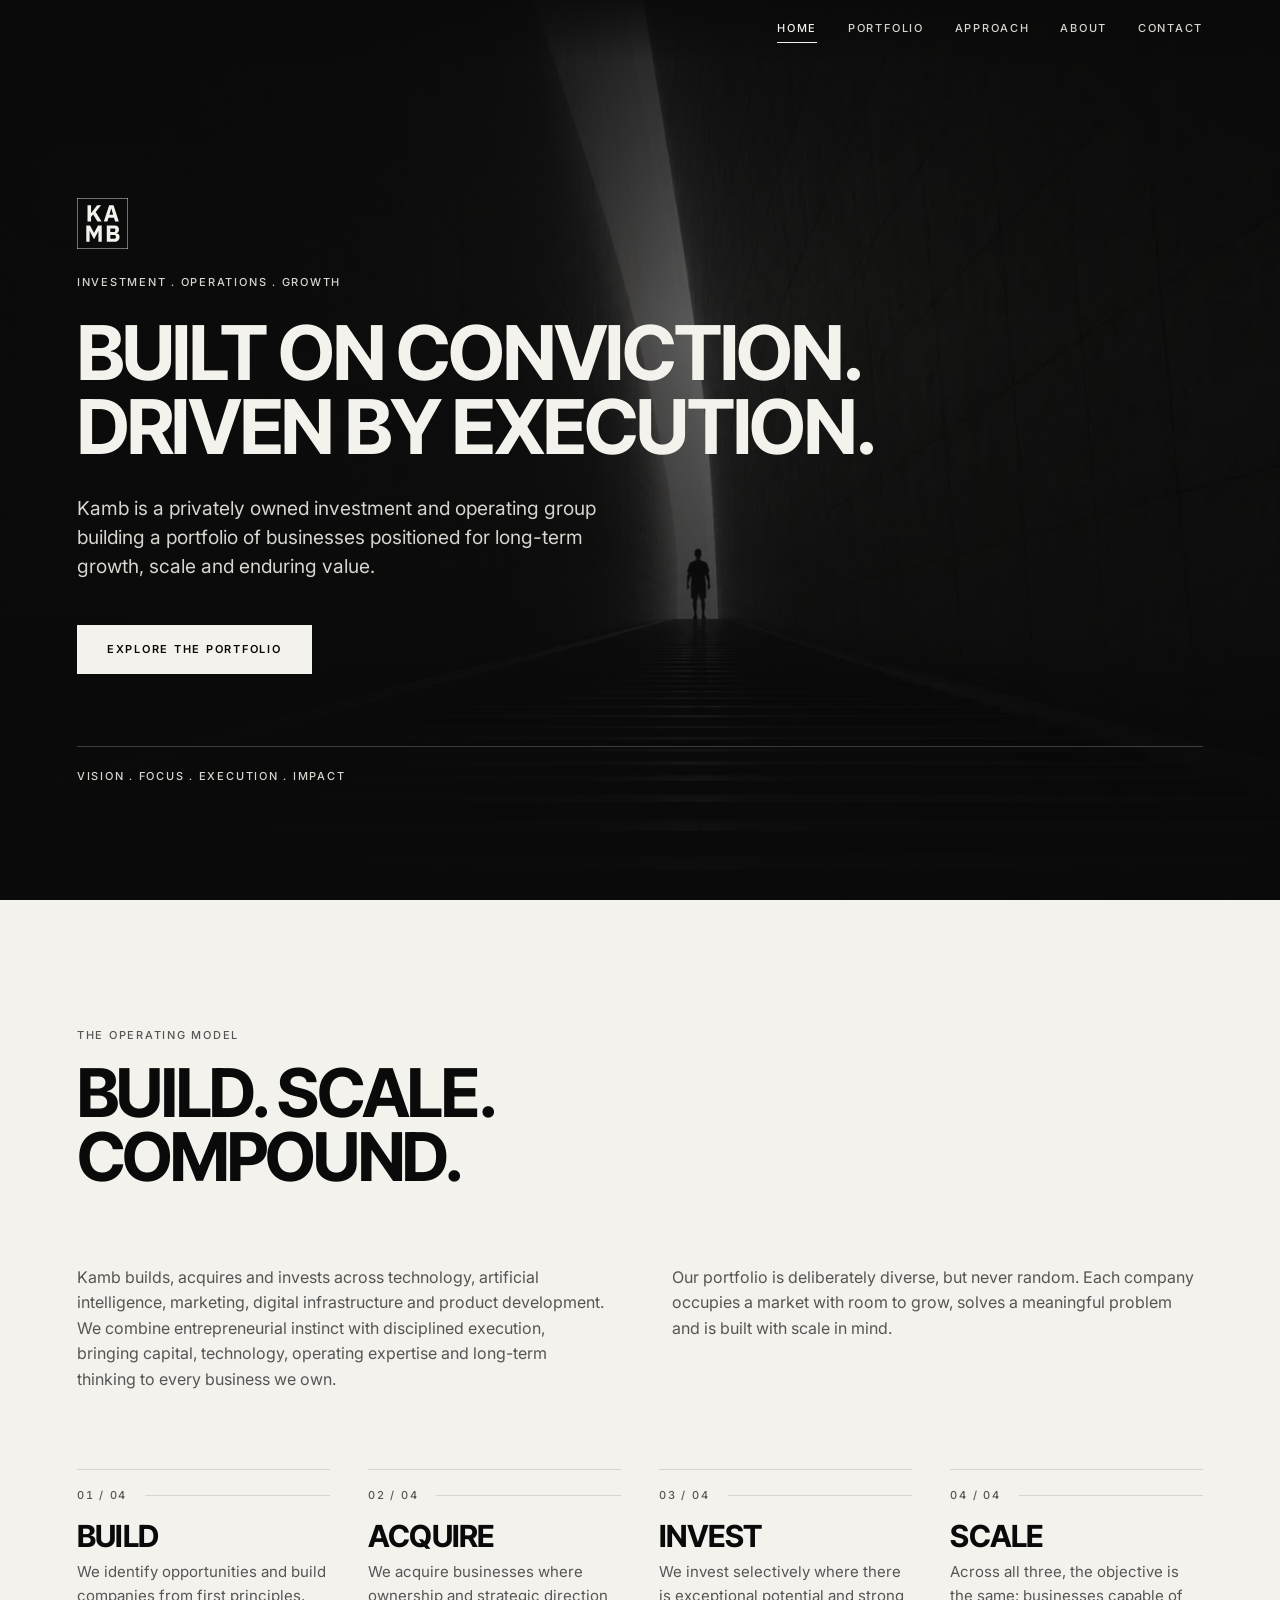
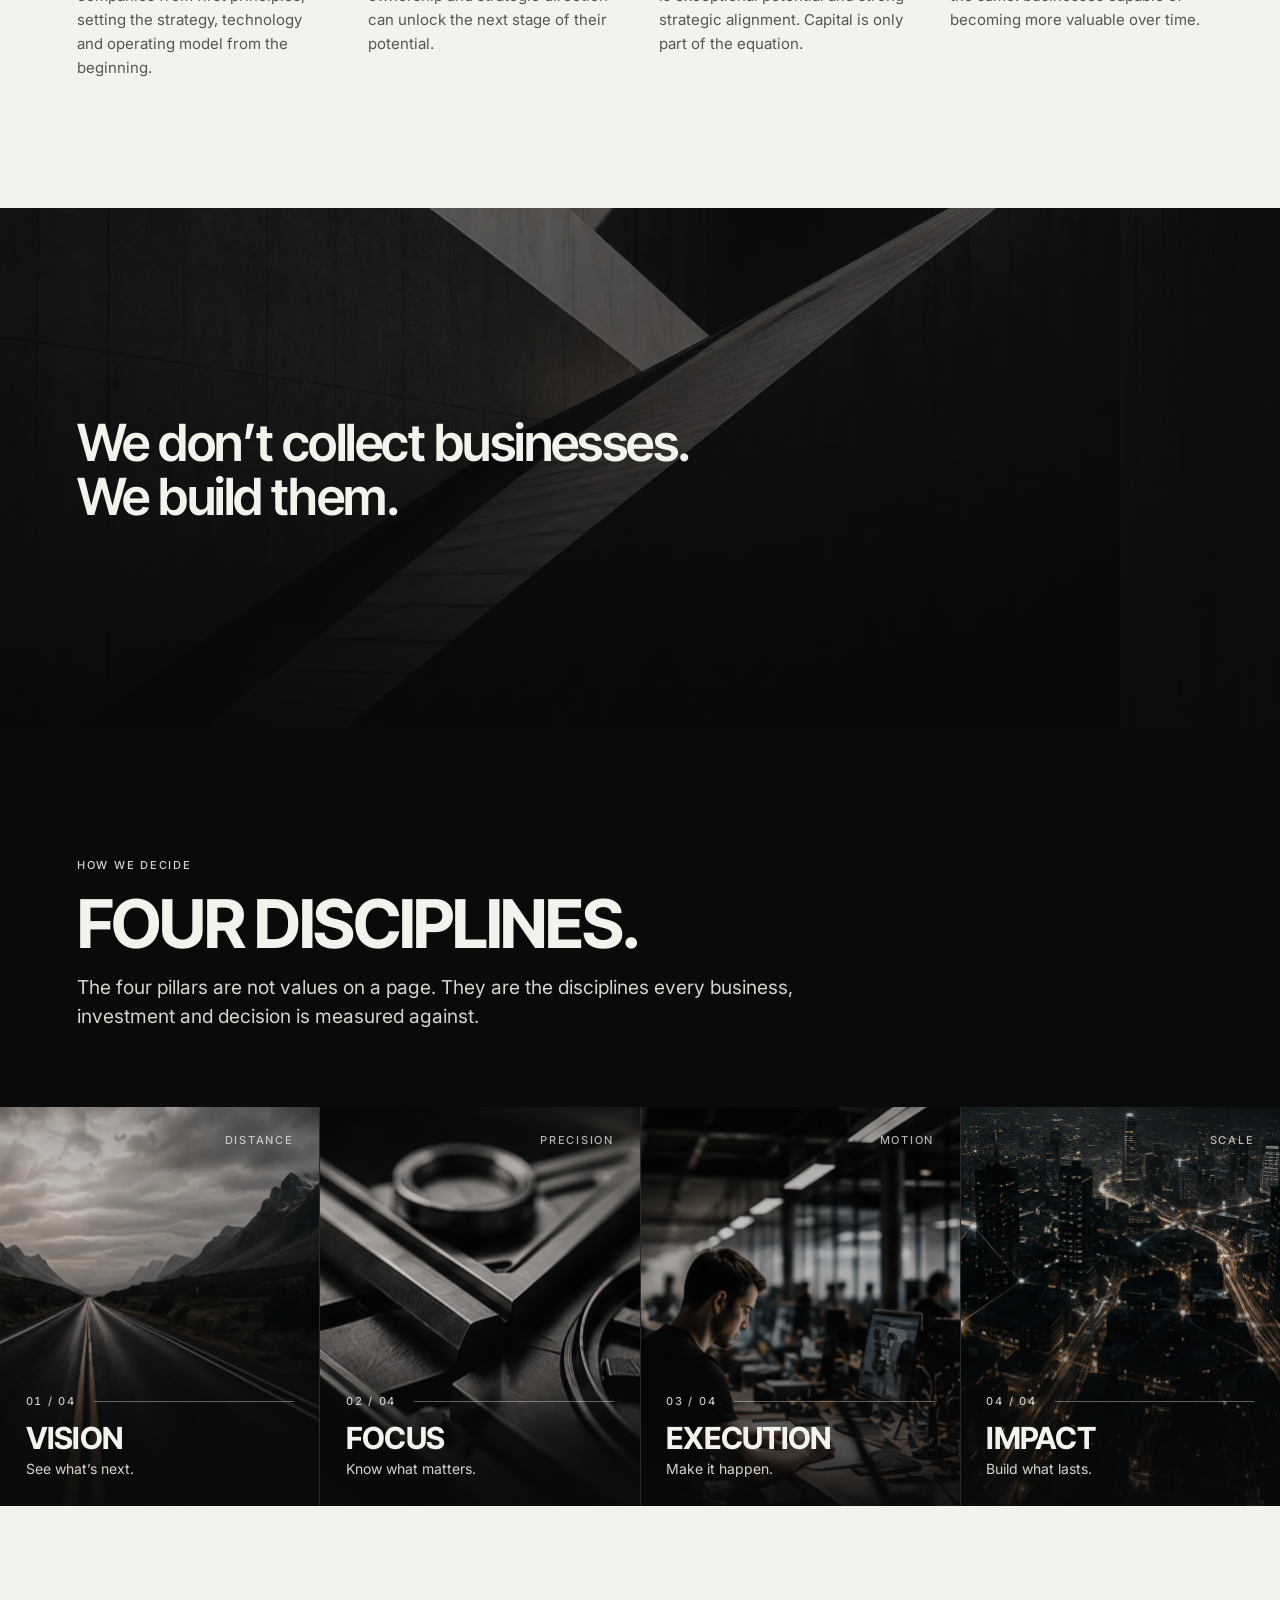
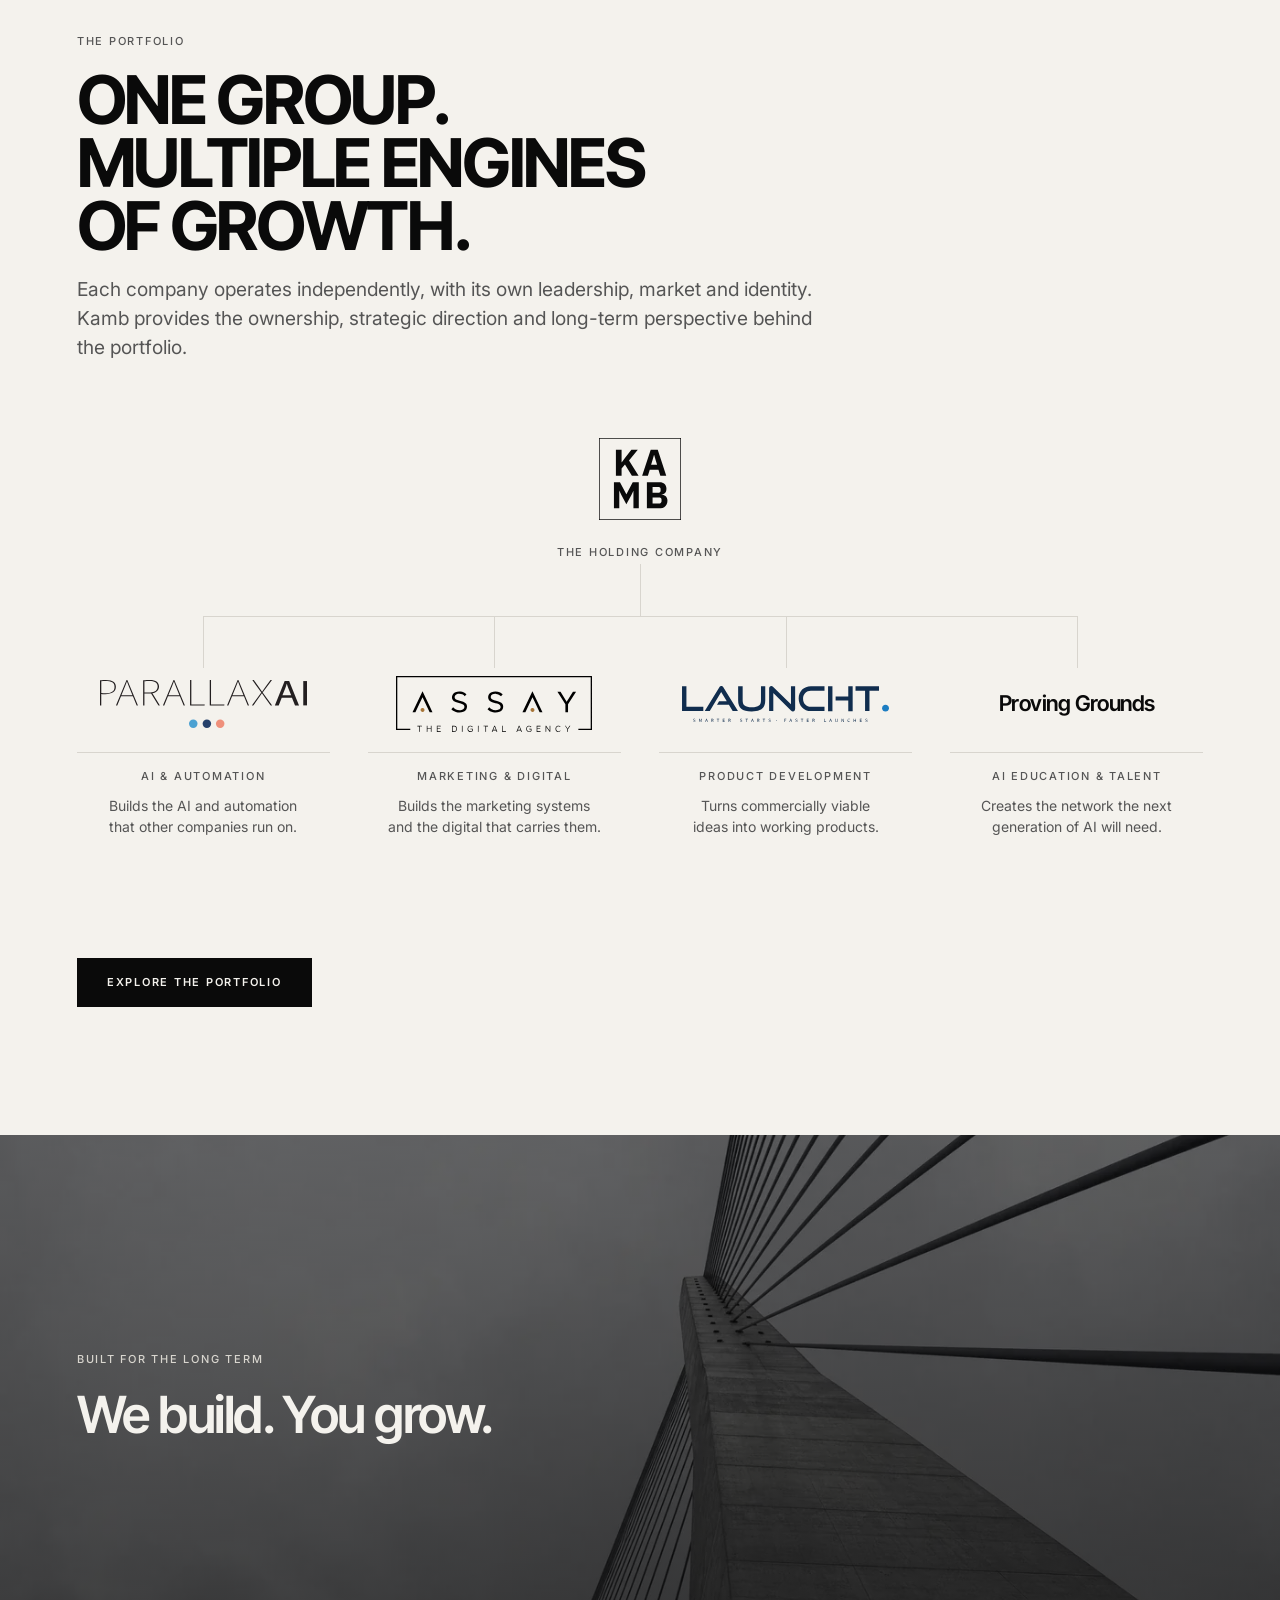
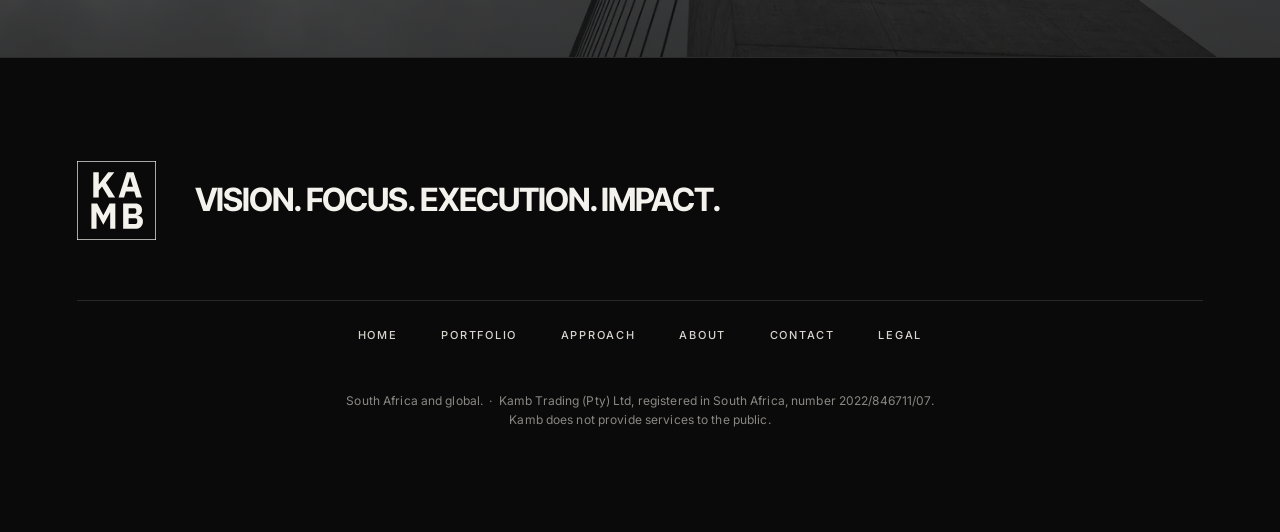
<file: index.html>
<!doctype html>
<html lang="en-ZA"><head>
<meta charset="utf-8">
<meta name="viewport" content="width=device-width,initial-scale=1">
<title>Kamb - Investment. Operations. Growth.</title>
<meta name="description" content="Kamb is a privately owned investment and operating group building a portfolio of businesses positioned for long-term growth, scale and enduring value.">
<meta name="theme-color" content="#0A0A0A">
<meta property="og:title" content="Kamb - Investment. Operations. Growth.">
<meta property="og:description" content="Kamb is a privately owned investment and operating group building a portfolio of businesses positioned for long-term growth, scale and enduring value.">
<meta property="og:type" content="website">
<meta property="og:image" content="https://kamb.co.za/assets/img/hero-1400.webp">
<meta name="twitter:card" content="summary_large_image">
<link rel="icon" href="assets/kamb-block-outline-black.svg" type="image/svg+xml">
<link rel="apple-touch-icon" href="assets/kamb-block-outline-black.svg">
<link rel="preconnect" href="https://fonts.googleapis.com">
<link rel="preconnect" href="https://fonts.gstatic.com" crossorigin>
<link href="https://fonts.googleapis.com/css2?family=Inter+Tight:wght@500;600;700&family=Inter:wght@400;500;600&display=swap" rel="stylesheet">
<link rel="stylesheet" href="assets/kamb.css">
</head><body>
<a class="skip" href="#main">Skip to content</a>
<header class="site"><div class="bar"><div class="bar-in">
  <nav aria-label="Primary"><a href="./" aria-current="page">Home</a><a href="./portfolio/">Portfolio</a><a href="./approach/">Approach</a><a href="./about/">About</a><a href="./contact/">Contact</a></nav>
</div></div></header>
<main id="main"><section class="bleed bleed-tall on-black"><img src="assets/img/hero-2400.webp" srcset="assets/img/hero-1400.webp 1400w, assets/img/hero-2400.webp 2400w" sizes="100vw" width="2400" height="1350" alt="A figure walking alone up a lit slot in a vast concrete chamber." decoding="async" fetchpriority="high"><div class="wrap">
  <div class="hero">
    <img class="hero-mark" src="./assets/kamb-block-outline-bone.svg" alt="" width="56" height="56">
    <p class="over">Investment . Operations . Growth</p>
    <h1 class="position">Built on conviction.<br>Driven by execution.</h1>
    <p class="lede muted">Kamb is a privately owned investment and operating group building a
    portfolio of businesses positioned for long-term growth, scale and enduring value.</p>
    <a class="cta" href="./portfolio/">Explore the portfolio</a>
    <div class="hero-rail">
      <span class="over">Vision . Focus . Execution . Impact</span>
    </div>
  </div></div></section>
<section class="on-bone"><div class="wrap rv">
  <div class="head">
    <span class="over">The operating model</span>
    <h2>Build. Scale.<br>Compound.</h2>
  </div>
  <div class="cols-2">
    <p class="muted">Kamb builds, acquires and invests across technology, artificial
    intelligence, marketing, digital infrastructure and product development. We combine
    entrepreneurial instinct with disciplined execution, bringing capital, technology,
    operating expertise and long-term thinking to every business we own.</p>
    <p class="muted">Our portfolio is deliberately diverse, but never random. Each company
    occupies a market with room to grow, solves a meaningful problem and is built with scale in
    mind.</p>
  </div>
  <div class="model rv"><div class="col"><div class="dev"><span class="over">01 / 04</span><span class="dev-rule"></span></div><h3>Build</h3><p class="muted">We identify opportunities and build companies from first principles, setting the strategy, technology and operating model from the beginning.</p></div><div class="col"><div class="dev"><span class="over">02 / 04</span><span class="dev-rule"></span></div><h3>Acquire</h3><p class="muted">We acquire businesses where ownership and strategic direction can unlock the next stage of their potential.</p></div><div class="col"><div class="dev"><span class="over">03 / 04</span><span class="dev-rule"></span></div><h3>Invest</h3><p class="muted">We invest selectively where there is exceptional potential and strong strategic alignment. Capital is only part of the equation.</p></div><div class="col"><div class="dev"><span class="over">04 / 04</span><span class="dev-rule"></span></div><h3>Scale</h3><p class="muted">Across all three, the objective is the same: businesses capable of becoming more valuable over time.</p></div></div>
</div></section>

<section class="bleed bleed-band on-black"><img src="assets/img/band-statement-2400.webp" srcset="assets/img/band-statement-1400.webp 1400w, assets/img/band-statement-2400.webp 2400w" sizes="100vw" width="2400" height="1350" alt="Two concrete planes meeting on a hard diagonal, one lit and one in shadow." decoding="async" loading="lazy"><div class="wrap"><p class="say-big rv">We don’t collect businesses. We build them.</p></div></section>

<section class="on-black edge-sec flush">
  <div class="wrap">
    <div class="head rv">
      <span class="over">How we decide</span>
      <h2>Four disciplines.</h2>
      <p class="lede muted">The four pillars are not values on a page. They are the disciplines
      every business, investment and decision is measured against.</p>
    </div>
  </div>
  <div class="pillars"><article class="pil rv"><img src="assets/img/pillar-vision-1000.webp" srcset="assets/img/pillar-vision-640.webp 640w, assets/img/pillar-vision-1000.webp 1000w" sizes="(max-width:719px) 92vw, (max-width:1100px) 46vw, 23vw" width="1000" height="1250" alt="An open road running into mountains under heavy weather." decoding="async" loading="lazy"><span class="over lang">Distance</span><div class="dev"><span class="over">01 / 04</span><span class="dev-rule"></span></div><h3>Vision</h3><p>See what’s next.</p></article><article class="pil rv"><img src="assets/img/pillar-focus-1000.webp" srcset="assets/img/pillar-focus-640.webp 640w, assets/img/pillar-focus-1000.webp 1000w" sizes="(max-width:719px) 92vw, (max-width:1100px) 46vw, 23vw" width="1000" height="1250" alt="A machined metal mechanism in close crop, lit from one side." decoding="async" loading="lazy"><span class="over lang">Precision</span><div class="dev"><span class="over">02 / 04</span><span class="dev-rule"></span></div><h3>Focus</h3><p>Know what matters.</p></article><article class="pil rv"><img src="assets/img/pillar-execution-1000.webp" srcset="assets/img/pillar-execution-640.webp 640w, assets/img/pillar-execution-1000.webp 1000w" sizes="(max-width:719px) 92vw, (max-width:1100px) 46vw, 23vw" width="1000" height="1250" alt="A dark studio of people working at lit screens." decoding="async" loading="lazy"><span class="over lang">Motion</span><div class="dev"><span class="over">03 / 04</span><span class="dev-rule"></span></div><h3>Execution</h3><p>Make it happen.</p></article><article class="pil rv"><img src="assets/img/pillar-impact-1000.webp" srcset="assets/img/pillar-impact-640.webp 640w, assets/img/pillar-impact-1000.webp 1000w" sizes="(max-width:719px) 92vw, (max-width:1100px) 46vw, 23vw" width="1000" height="1250" alt="A city at night from the air, traffic drawn out into lines of light." decoding="async" loading="lazy"><span class="over lang">Scale</span><div class="dev"><span class="over">04 / 04</span><span class="dev-rule"></span></div><h3>Impact</h3><p>Build what lasts.</p></article></div>
</section>

<section class="on-bone"><div class="wrap">
  <div class="head rv">
    <span class="over">The portfolio</span>
    <h2>One group.<br>Multiple engines<br>of growth.</h2>
    <p class="lede muted">Each company operates independently, with its own leadership, market
    and identity. Kamb provides the ownership, strategic direction and long-term perspective
    behind the portfolio.</p>
  </div>
  <div class="arch rv">
  <div class="arch-top">
    <img class="arch-mark" src="assets/kamb-block-outline-black.svg" alt="Kamb" width="58"
         height="58">
    <span class="over">The holding company</span>
  </div>
  <div class="arch-row"><a class="co" href="https://parallaxai.co.za" rel="noopener"><span class="co-mark"><img src="assets/co-parallaxai.svg" alt="ParallaxAi" loading="lazy"></span><span class="co-foot"><span class="over">AI &amp; Automation</span><span class="co-line">Builds the AI and automation that other companies run on.</span></span></a><a class="co" href="https://assayhouse.co.za" rel="noopener"><span class="co-mark"><img src="assets/co-assay-house.svg" alt="Assay House" loading="lazy"></span><span class="co-foot"><span class="over">Marketing &amp; Digital</span><span class="co-line">Builds the marketing systems and the digital that carries them.</span></span></a><a class="co" href="https://launcht.co.za" rel="noopener"><span class="co-mark"><img src="assets/co-launcht.svg" alt="LAUNCHT" loading="lazy"></span><span class="co-foot"><span class="over">Product Development</span><span class="co-line">Turns commercially viable ideas into working products.</span></span></a><div class="co"><span class="co-mark"><span class="co-word">Proving Grounds</span></span><span class="co-foot"><span class="over">AI Education &amp; Talent</span><span class="co-line">Creates the network the next generation of AI will need.</span></span></div></div>
</div>
  <p class="rv" style="margin-top:clamp(44px,6vw,80px)"><a class="cta" href="./portfolio/"
     style="background:var(--black);color:var(--bone)">Explore the portfolio</a></p>
</div></section>

<section class="bleed bleed-band on-black"><img src="assets/img/band-connection-2400.webp" srcset="assets/img/band-connection-1400.webp 1400w, assets/img/band-connection-2400.webp 2400w" sizes="100vw" width="2400" height="1350" alt="Bridge cables running to a tower, seen from directly below." decoding="async" loading="lazy"><div class="wrap"><p class="over rv" style="margin-bottom:20px">Built for the long term</p><p class="say-big rv">We build. You grow.</p></div></section></main>
<footer class="site"><div class="wrap">
  <div class="foot-top">
    <img class="foot-block" src="assets/kamb-block-outline-bone.svg" alt="Kamb"
         width="82" height="82">
    <p class="foot-pillars">Vision. Focus. Execution. Impact.</p>
  </div>
  <nav class="foot-nav" aria-label="Footer"><a href="./">Home</a><a href="./portfolio/">Portfolio</a><a href="./approach/">Approach</a><a href="./about/">About</a><a href="./contact/">Contact</a><a href="./legal/">Legal</a></nav>
  <p class="legal">South Africa and global. &nbsp;&middot;&nbsp; Kamb Trading (Pty) Ltd,
  registered in South Africa, number 2022/846711/07. Kamb does not provide services to the
  public.</p>
</div></footer>
<script>(function(){
  var d=document.documentElement;d.classList.add('js');

  // Header: transparent over a hero, solid once the page has moved.
  var h=document.querySelector('header.site');
  function chrome(){ if(h) h.classList.toggle('solid', window.scrollY>24); }
  chrome(); addEventListener('scroll', chrome, {passive:true});

  // Reveal. Anything that never gets observed stays visible, which is the safe failure.
  var els=[].slice.call(document.querySelectorAll('.rv'));
  if(!('IntersectionObserver' in window) ||
     matchMedia('(prefers-reduced-motion: reduce)').matches){
    els.forEach(function(e){e.classList.add('in');}); return;
  }
  var io=new IntersectionObserver(function(rows){
    rows.forEach(function(r){
      if(r.isIntersecting){ r.target.classList.add('in'); io.unobserve(r.target); }
    });
  },{rootMargin:'0px 0px -8% 0px',threshold:0.08});
  els.forEach(function(e){io.observe(e);});
})();
</script>
</body></html>
</file>
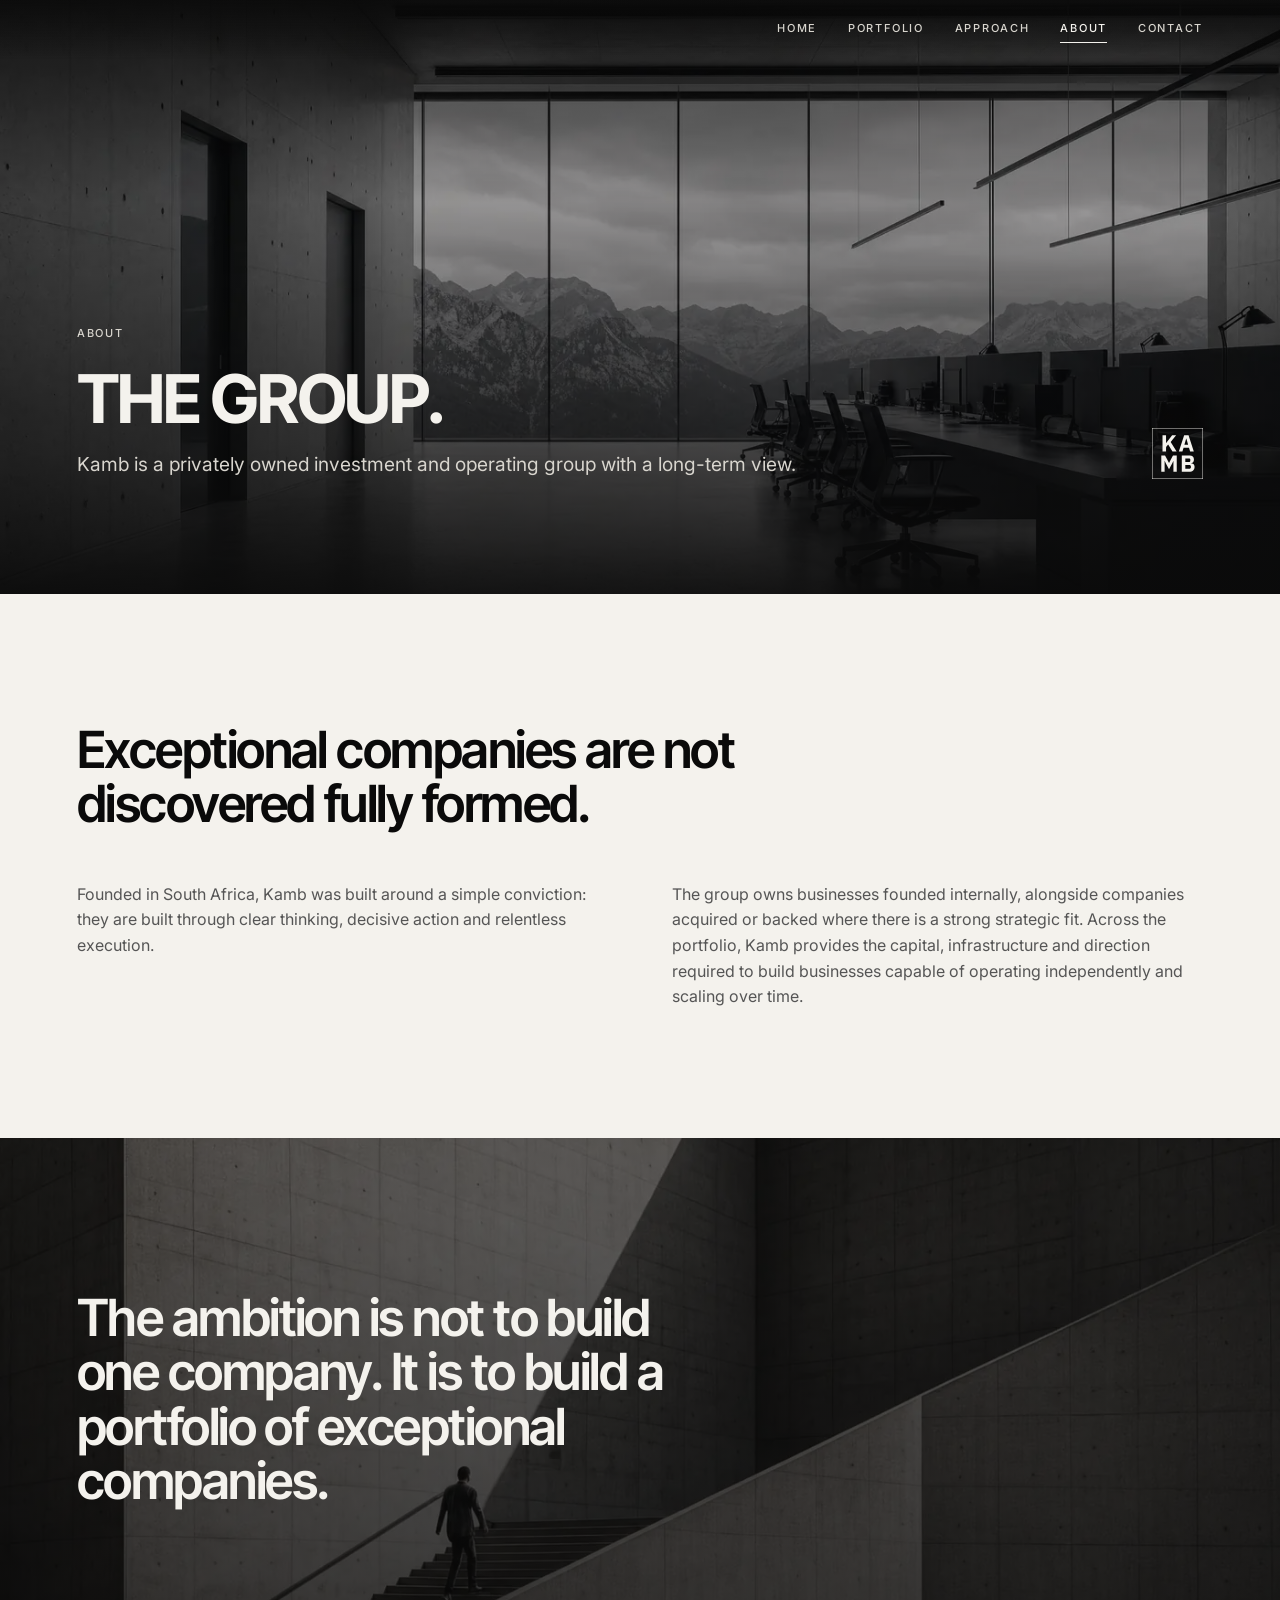
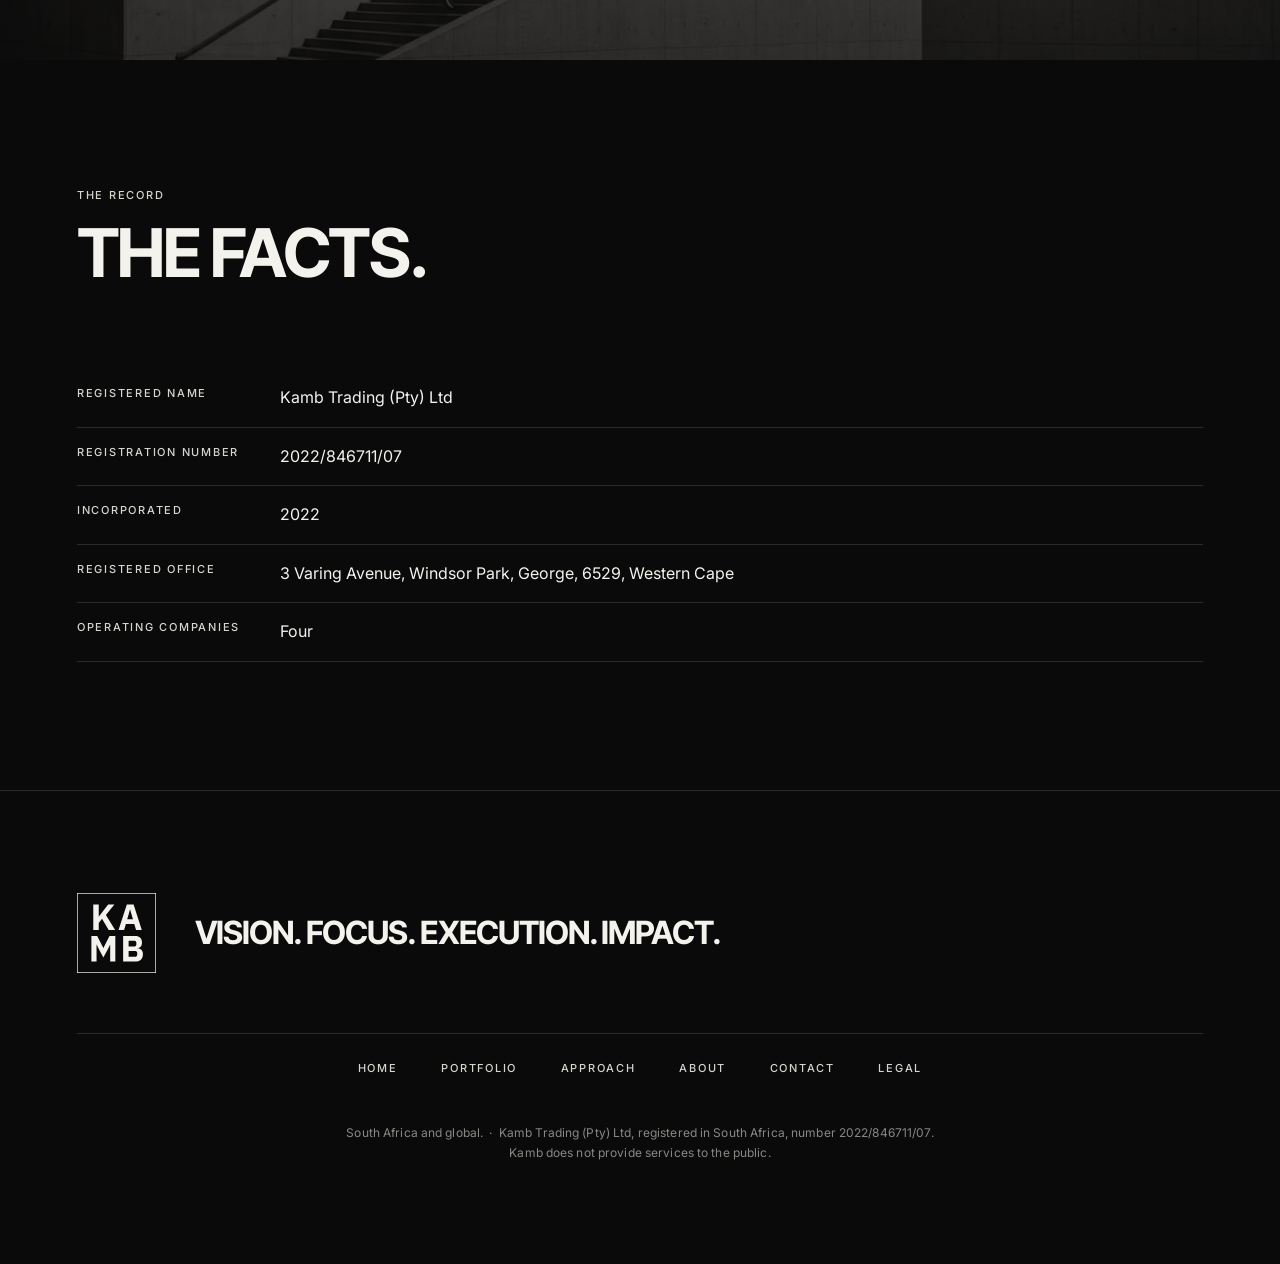
<file: about/index.html>
<!doctype html>
<html lang="en-ZA"><head>
<meta charset="utf-8">
<meta name="viewport" content="width=device-width,initial-scale=1">
<title>About - Kamb</title>
<meta name="description" content="Kamb is a privately owned investment and operating group with a long-term view, founded in South Africa.">
<meta name="theme-color" content="#0A0A0A">
<meta property="og:title" content="About - Kamb">
<meta property="og:description" content="Kamb is a privately owned investment and operating group with a long-term view, founded in South Africa.">
<meta property="og:type" content="website">
<meta property="og:image" content="https://kamb.co.za/assets/img/hero-1400.webp">
<meta name="twitter:card" content="summary_large_image">
<link rel="icon" href="../assets/kamb-block-outline-black.svg" type="image/svg+xml">
<link rel="apple-touch-icon" href="../assets/kamb-block-outline-black.svg">
<link rel="preconnect" href="https://fonts.googleapis.com">
<link rel="preconnect" href="https://fonts.gstatic.com" crossorigin>
<link href="https://fonts.googleapis.com/css2?family=Inter+Tight:wght@500;600;700&family=Inter:wght@400;500;600&display=swap" rel="stylesheet">
<link rel="stylesheet" href="../assets/kamb.css">
</head><body>
<a class="skip" href="#main">Skip to content</a>
<header class="site"><div class="bar"><div class="bar-in">
  <nav aria-label="Primary"><a href="../">Home</a><a href="../portfolio/">Portfolio</a><a href="../approach/">Approach</a><a href="../about/" aria-current="page">About</a><a href="../contact/">Contact</a></nav>
</div></div></header>
<main id="main"><section class="bleed bleed-mid on-black"><img src="../assets/img/hero-about-2400.webp" srcset="../assets/img/hero-about-1400.webp 1400w, ../assets/img/hero-about-2400.webp 2400w" sizes="100vw" width="2400" height="1350" alt="An empty concrete workspace opening onto a mountain range." decoding="async" loading="lazy"><div class="wrap">
  <div style="display:flex;justify-content:space-between;align-items:flex-end;gap:40px">
    <div>
      <span class="over">About</span>
      <h1 class="sub" style="margin:22px 0 20px">The group.</h1>
      <p class="lede muted">Kamb is a privately owned investment and operating group with a
      long-term view.</p>
    </div>
    <img class="hero-mark" style="margin:0;flex:none"
         src="../assets/kamb-block-outline-bone.svg" alt="" width="72" height="72">
  </div></div></section>
<section class="on-bone"><div class="wrap rv">
  <p class="say-big">Exceptional companies are not discovered fully formed.</p>
  <div class="cols-2" style="margin-top:clamp(34px,4vw,56px)">
    <p class="muted">Founded in South Africa, Kamb was built around a simple conviction: they
    are built through clear thinking, decisive action and relentless execution.</p>
    <p class="muted">The group owns businesses founded internally, alongside companies
    acquired or backed where there is a strong strategic fit. Across the portfolio, Kamb
    provides the capital, infrastructure and direction required to build businesses capable
    of operating independently and scaling over time.</p>
  </div>
</div></section>

<section class="bleed bleed-band on-black"><img src="../assets/img/about-architecture-2400.webp" srcset="../assets/img/about-architecture-1400.webp 1400w, ../assets/img/about-architecture-2400.webp 2400w" sizes="100vw" width="2400" height="1350" alt="A single figure climbing a concrete stair across a vast blank wall." decoding="async" loading="lazy"><div class="wrap"><p class="say-big rv">The ambition is not to build one company. It is to build a portfolio of exceptional companies.</p></div></section>

<section class="on-black"><div class="wrap rv">
  <div class="head">
    <span class="over">The record</span>
    <h2>The facts.</h2>
  </div>
  <div class="table-wrap"><table class="facts"><tr><th>Registered name</th><td>Kamb Trading (Pty) Ltd</td></tr><tr><th>Registration number</th><td>2022/846711/07</td></tr><tr><th>Incorporated</th><td>2022</td></tr><tr><th>Registered office</th><td>3 Varing Avenue, Windsor Park, George, 6529, Western Cape</td></tr><tr><th>Operating companies</th><td>Four</td></tr></table></div>
</div></section>
</main>
<footer class="site"><div class="wrap">
  <div class="foot-top">
    <img class="foot-block" src="../assets/kamb-block-outline-bone.svg" alt="Kamb"
         width="82" height="82">
    <p class="foot-pillars">Vision. Focus. Execution. Impact.</p>
  </div>
  <nav class="foot-nav" aria-label="Footer"><a href="../">Home</a><a href="../portfolio/">Portfolio</a><a href="../approach/">Approach</a><a href="../about/">About</a><a href="../contact/">Contact</a><a href="../legal/">Legal</a></nav>
  <p class="legal">South Africa and global. &nbsp;&middot;&nbsp; Kamb Trading (Pty) Ltd,
  registered in South Africa, number 2022/846711/07. Kamb does not provide services to the
  public.</p>
</div></footer>
<script>(function(){
  var d=document.documentElement;d.classList.add('js');

  // Header: transparent over a hero, solid once the page has moved.
  var h=document.querySelector('header.site');
  function chrome(){ if(h) h.classList.toggle('solid', window.scrollY>24); }
  chrome(); addEventListener('scroll', chrome, {passive:true});

  // Reveal. Anything that never gets observed stays visible, which is the safe failure.
  var els=[].slice.call(document.querySelectorAll('.rv'));
  if(!('IntersectionObserver' in window) ||
     matchMedia('(prefers-reduced-motion: reduce)').matches){
    els.forEach(function(e){e.classList.add('in');}); return;
  }
  var io=new IntersectionObserver(function(rows){
    rows.forEach(function(r){
      if(r.isIntersecting){ r.target.classList.add('in'); io.unobserve(r.target); }
    });
  },{rootMargin:'0px 0px -8% 0px',threshold:0.08});
  els.forEach(function(e){io.observe(e);});
})();
</script>
</body></html>
</file>
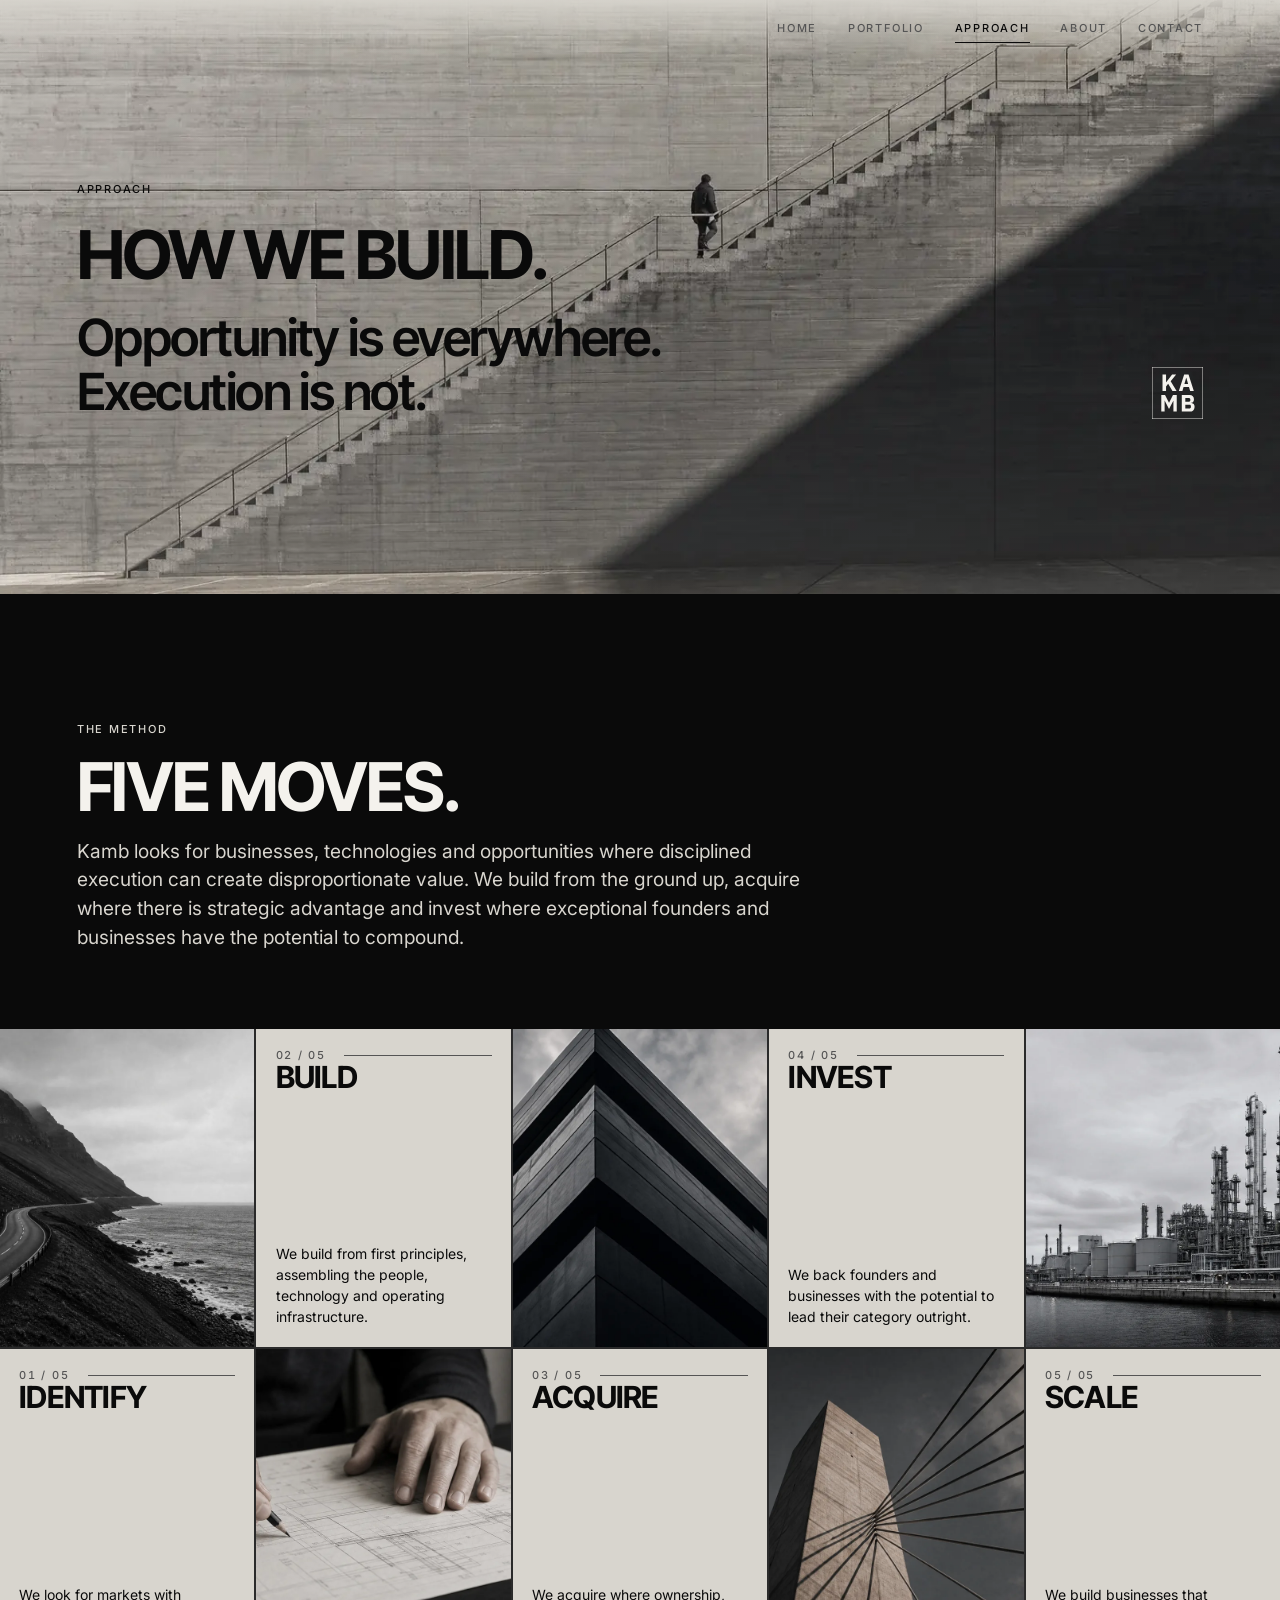
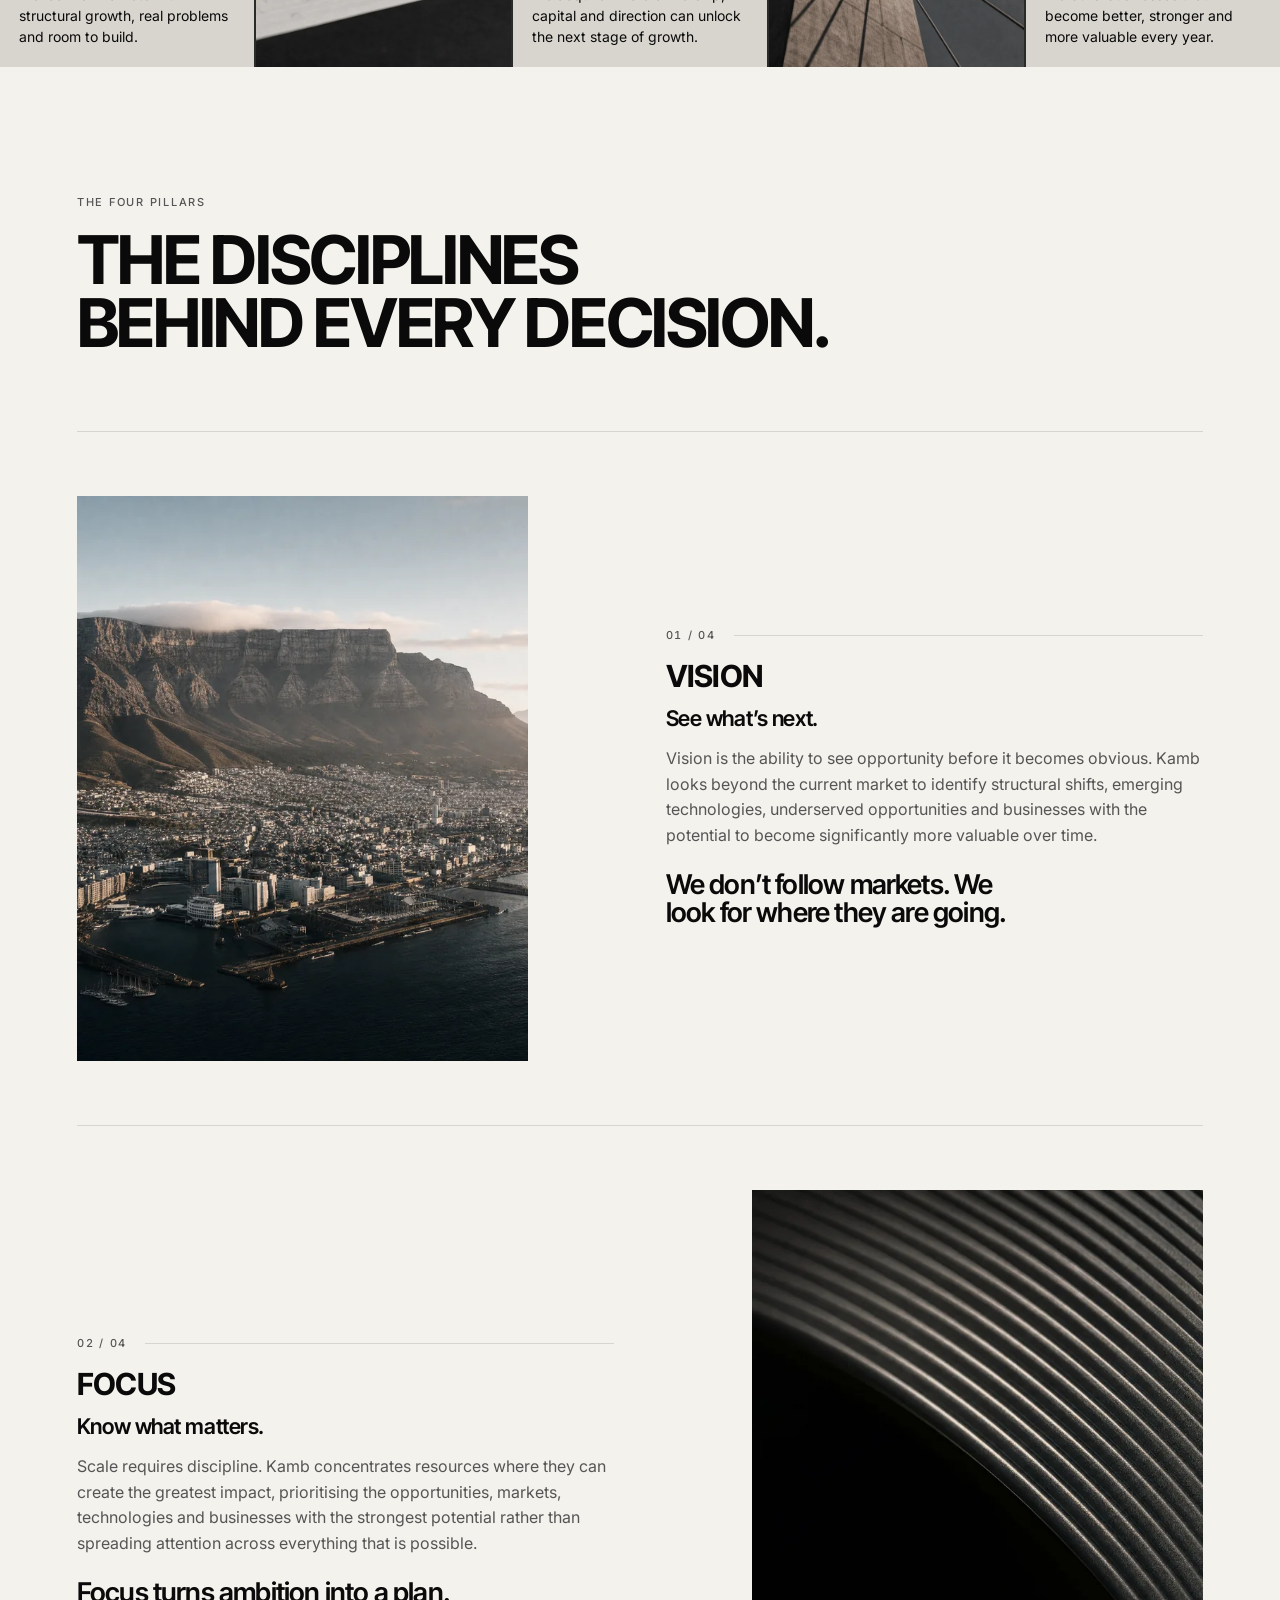
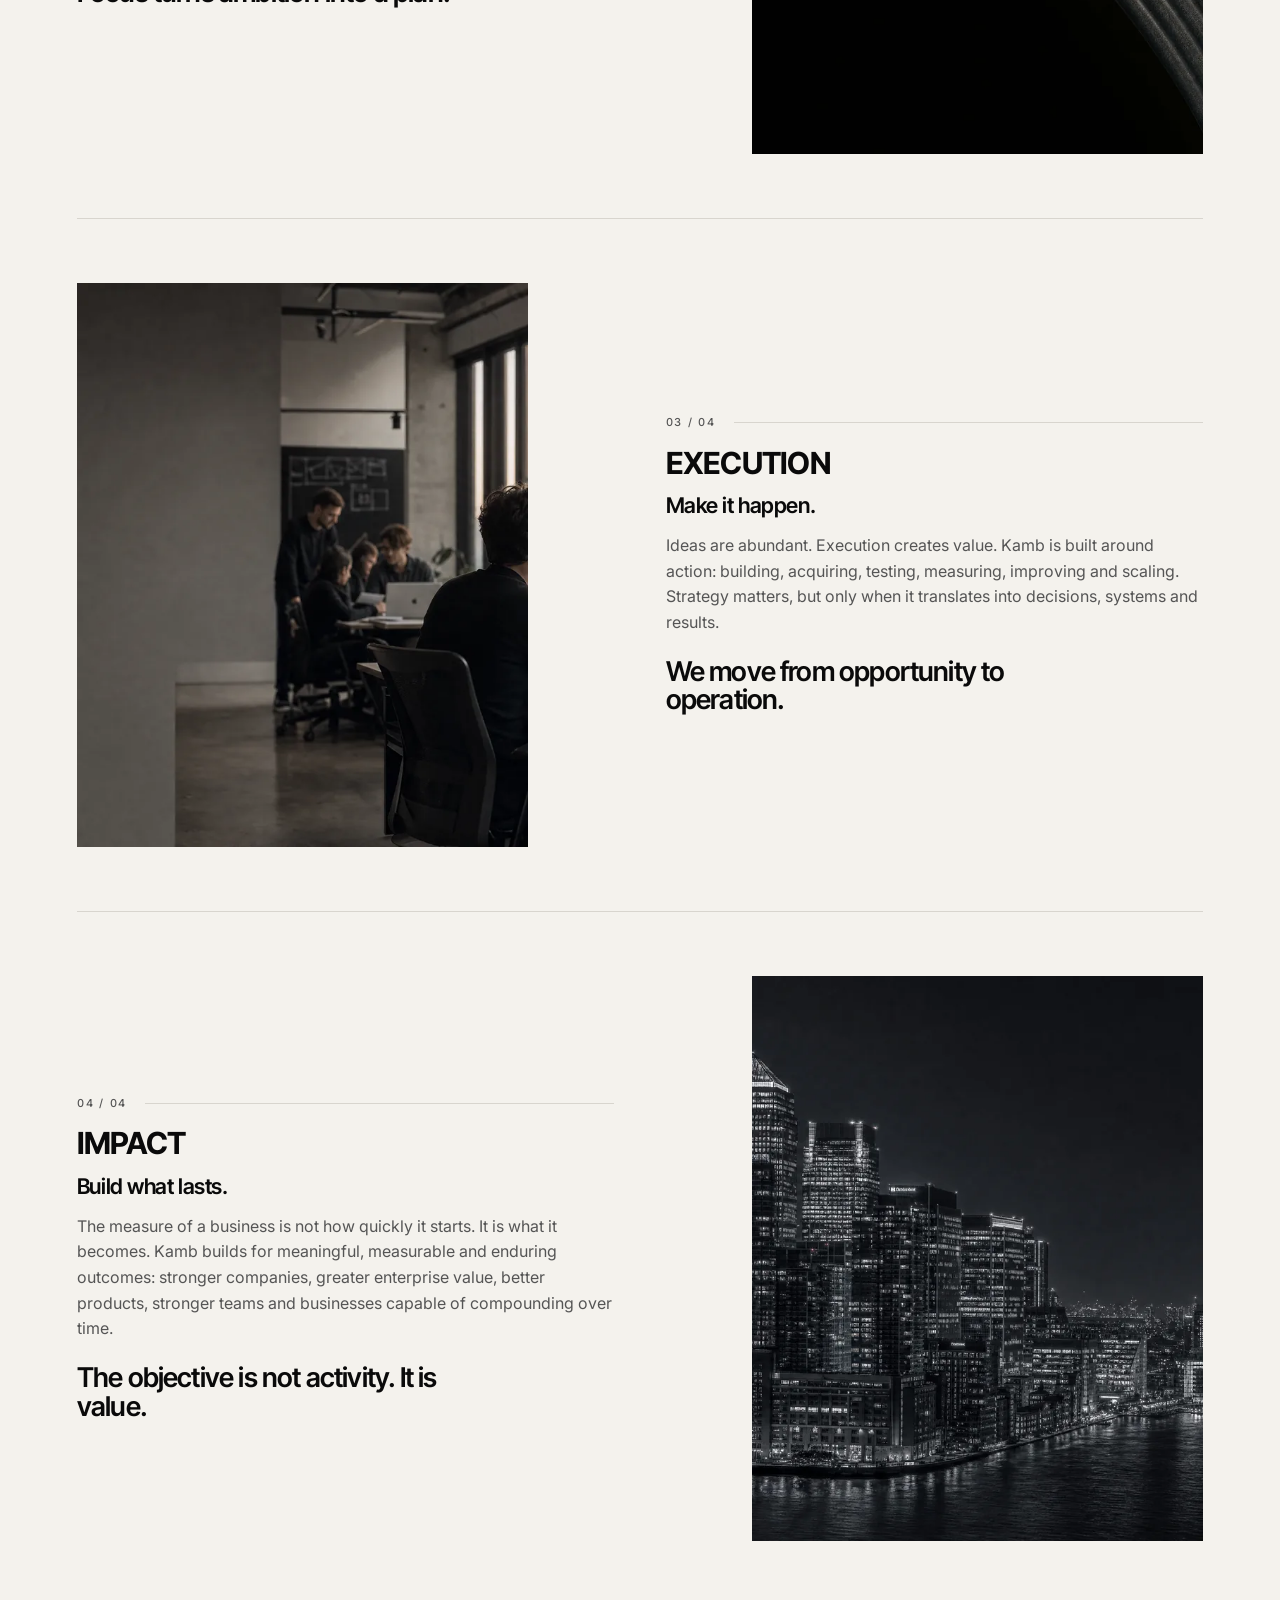
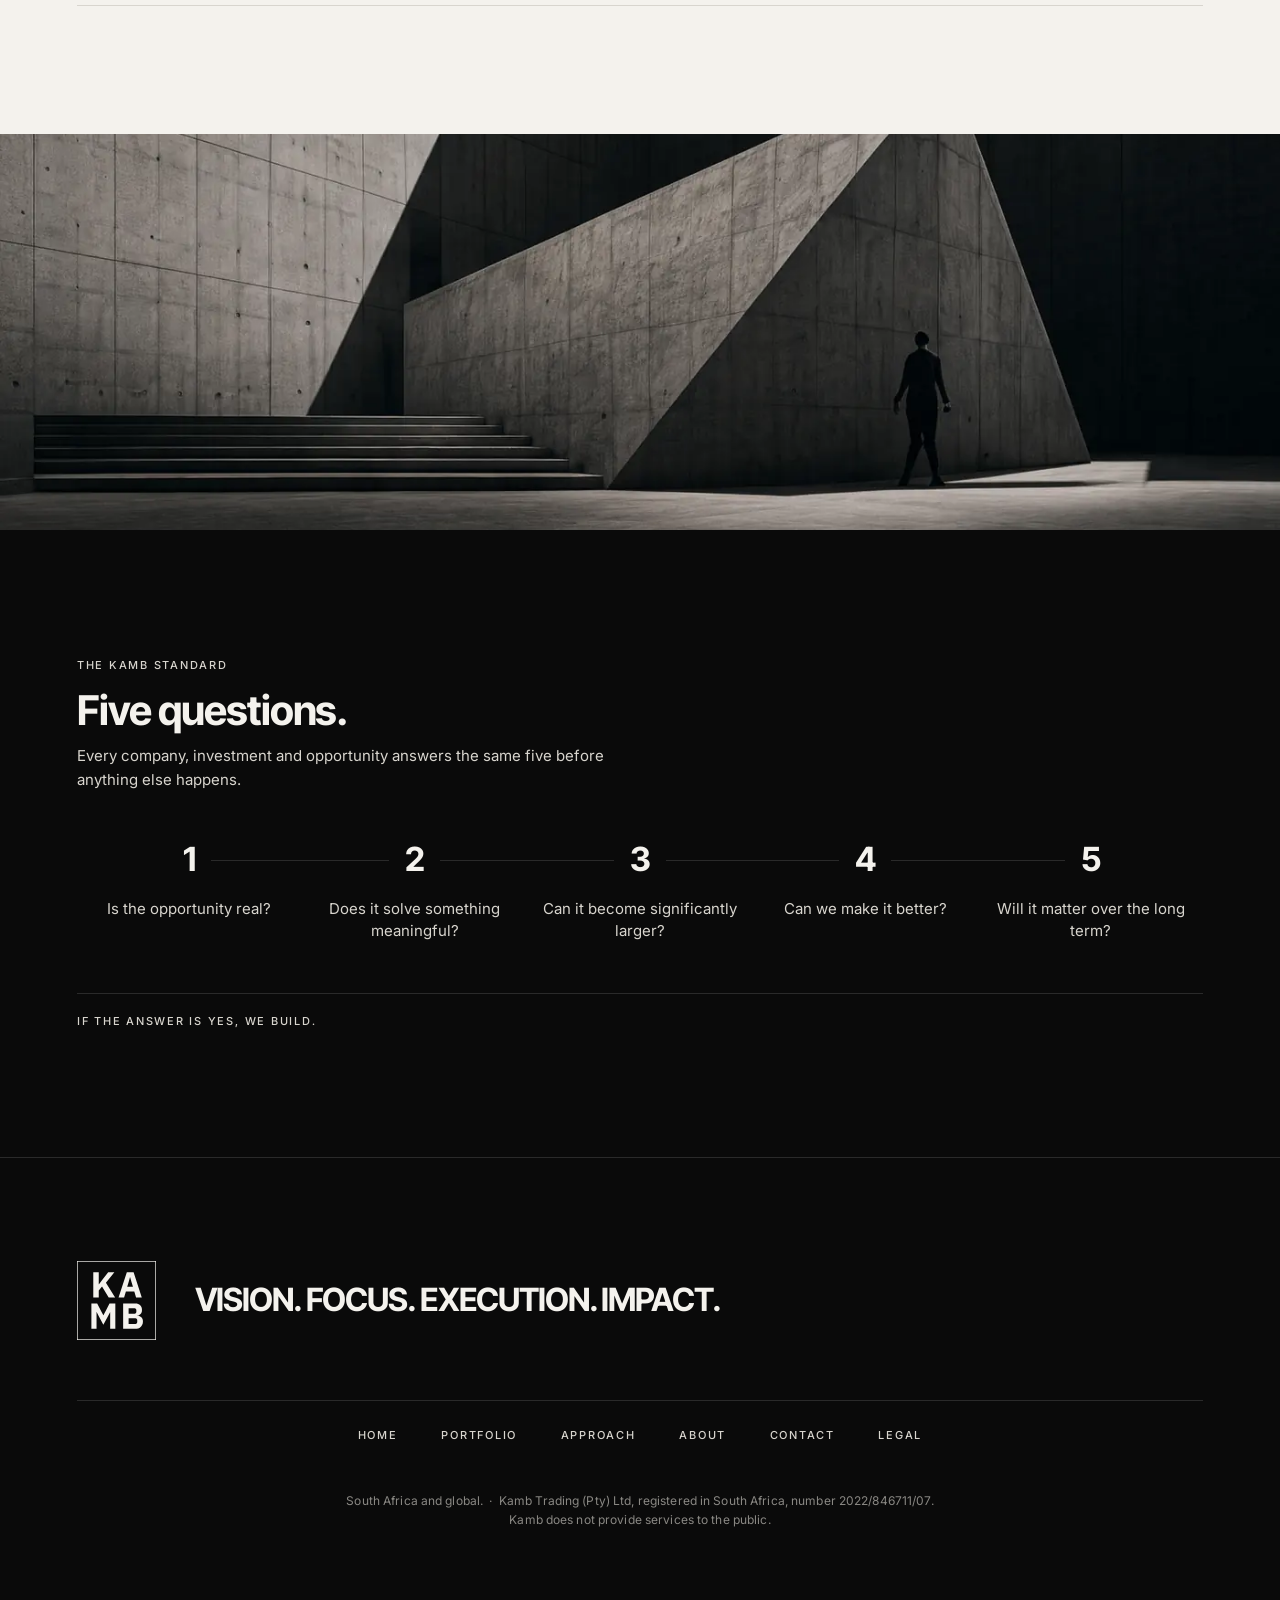
<file: approach/index.html>
<!doctype html>
<html lang="en-ZA"><head>
<meta charset="utf-8">
<meta name="viewport" content="width=device-width,initial-scale=1">
<title>Approach - Kamb</title>
<meta name="description" content="How Kamb identifies, builds, acquires, invests and scales, and the four disciplines behind every decision.">
<meta name="theme-color" content="#0A0A0A">
<meta property="og:title" content="Approach - Kamb">
<meta property="og:description" content="How Kamb identifies, builds, acquires, invests and scales, and the four disciplines behind every decision.">
<meta property="og:type" content="website">
<meta property="og:image" content="https://kamb.co.za/assets/img/hero-1400.webp">
<meta name="twitter:card" content="summary_large_image">
<link rel="icon" href="../assets/kamb-block-outline-black.svg" type="image/svg+xml">
<link rel="apple-touch-icon" href="../assets/kamb-block-outline-black.svg">
<link rel="preconnect" href="https://fonts.googleapis.com">
<link rel="preconnect" href="https://fonts.gstatic.com" crossorigin>
<link href="https://fonts.googleapis.com/css2?family=Inter+Tight:wght@500;600;700&family=Inter:wght@400;500;600&display=swap" rel="stylesheet">
<link rel="stylesheet" href="../assets/kamb.css">
</head><body class="hero-light">
<a class="skip" href="#main">Skip to content</a>
<header class="site"><div class="bar"><div class="bar-in">
  <nav aria-label="Primary"><a href="../">Home</a><a href="../portfolio/">Portfolio</a><a href="../approach/" aria-current="page">Approach</a><a href="../about/">About</a><a href="../contact/">Contact</a></nav>
</div></div></header>
<main id="main"><section class="bleed bleed-mid high light on-bone"><img src="../assets/img/hero-approach-2400.webp" srcset="../assets/img/hero-approach-1400.webp 1400w, ../assets/img/hero-approach-2400.webp 2400w" sizes="100vw" width="2400" height="1350" alt="A long concrete stair climbing the frame, one figure on it, a hard wedge of shadow to the right." decoding="async" loading="lazy"><div class="wrap">
  <div style="display:flex;justify-content:space-between;align-items:flex-end;gap:40px">
    <div>
      <span class="over">Approach</span>
      <h1 class="sub" style="margin:22px 0 24px">How we build.</h1>
      <p class="say-big">Opportunity is everywhere. Execution is not.</p>
    </div>
    <img class="hero-mark" style="margin:0;flex:none" src="../assets/kamb-block-outline-bone.svg"
         alt="" width="76" height="76">
  </div></div></section>
<section class="on-black edge-sec flush">
  <div class="wrap">
    <div class="head rv">
      <span class="over">The method</span>
      <h2>Five moves.</h2>
      <p class="lede muted">Kamb looks for businesses, technologies and opportunities where
      disciplined execution can create disproportionate value. We build from the ground up,
      acquire where there is strategic advantage and invest where exceptional founders and
      businesses have the potential to compound.</p>
    </div>
  </div>
  <div class="moves"><article class="mv rv">
  <div class="mv-img"><img src="../assets/img/step-identify-1000.webp" srcset="../assets/img/step-identify-640.webp 640w, ../assets/img/step-identify-1000.webp 1000w" sizes="(max-width:719px) 46vw, (max-width:1100px) 31vw, 19vw" width="1000" height="1250" alt="An empty road running into mountains under heavy cloud." decoding="async" loading="lazy"></div>
  <div class="mv-txt"><div><div class="dev"><span class="over">01 / 05</span><span class="dev-rule"></span></div><h3>Identify</h3></div><p>We look for markets with structural growth, real problems and room to build.</p></div>
</article><article class="mv rv flip">
  <div class="mv-img"><img src="../assets/img/step-build-1000.webp" srcset="../assets/img/step-build-640.webp 640w, ../assets/img/step-build-1000.webp 1000w" sizes="(max-width:719px) 46vw, (max-width:1100px) 31vw, 19vw" width="1000" height="1250" alt="Hands drawing a plan in pencil beside a rolled drawing." decoding="async" loading="lazy"></div>
  <div class="mv-txt"><div><div class="dev"><span class="over">02 / 05</span><span class="dev-rule"></span></div><h3>Build</h3></div><p>We build from first principles, assembling the people, technology and operating infrastructure.</p></div>
</article><article class="mv rv">
  <div class="mv-img"><img src="../assets/img/step-acquire-1000.webp" srcset="../assets/img/step-acquire-640.webp 640w, ../assets/img/step-acquire-1000.webp 1000w" sizes="(max-width:719px) 46vw, (max-width:1100px) 31vw, 19vw" width="1000" height="1250" alt="A concrete building of hard angles with a single figure at its base." decoding="async" loading="lazy"></div>
  <div class="mv-txt"><div><div class="dev"><span class="over">03 / 05</span><span class="dev-rule"></span></div><h3>Acquire</h3></div><p>We acquire where ownership, capital and direction can unlock the next stage of growth.</p></div>
</article><article class="mv rv flip">
  <div class="mv-img"><img src="../assets/img/step-invest-1000.webp" srcset="../assets/img/step-invest-640.webp 640w, ../assets/img/step-invest-1000.webp 1000w" sizes="(max-width:719px) 46vw, (max-width:1100px) 31vw, 19vw" width="1000" height="1250" alt="The cable stays of a bridge seen from directly below against the sky." decoding="async" loading="lazy"></div>
  <div class="mv-txt"><div><div class="dev"><span class="over">04 / 05</span><span class="dev-rule"></span></div><h3>Invest</h3></div><p>We back founders and businesses with the potential to lead their category outright.</p></div>
</article><article class="mv rv">
  <div class="mv-img"><img src="../assets/img/step-scale-1000.webp" srcset="../assets/img/step-scale-640.webp 640w, ../assets/img/step-scale-1000.webp 1000w" sizes="(max-width:719px) 46vw, (max-width:1100px) 31vw, 19vw" width="1000" height="1250" alt="An industrial plant of towers and pipework under flat grey light." decoding="async" loading="lazy"></div>
  <div class="mv-txt"><div><div class="dev"><span class="over">05 / 05</span><span class="dev-rule"></span></div><h3>Scale</h3></div><p>We build businesses that become better, stronger and more valuable every year.</p></div>
</article></div>
</section>

<section class="on-bone"><div class="wrap">
  <div class="head rv">
    <span class="over">The four pillars</span>
    <h2>The disciplines<br>behind every decision.</h2>
  </div>
  <article class="ed pillar-ed rv">
  <figure class="ed-fig"><img src="../assets/img/ap-vision-1000.webp" srcset="../assets/img/ap-vision-640.webp 640w, ../assets/img/ap-vision-1000.webp 1000w" sizes="(max-width:719px) 92vw, 40vw" width="1000" height="1250" alt="An open road running into mountains under heavy weather." decoding="async" loading="lazy"></figure>
  <div><div class="dev"><span class="over">01 / 04</span><span class="dev-rule"></span></div><h3>Vision</h3><p class="ed-head">See what’s next.</p>
    <p class="muted">Vision is the ability to see opportunity before it becomes obvious. Kamb looks beyond the current market to identify structural shifts, emerging technologies, underserved opportunities and businesses with the potential to become significantly more valuable over time.</p>
    <p class="say-big" style="font-size:clamp(1.2rem,2.2vw,1.7rem);margin-top:22px">We don’t follow markets. We look for where they are going.</p>
  </div>
</article><article class="ed pillar-ed rv flip">
  <figure class="ed-fig"><img src="../assets/img/ap-focus-1000.webp" srcset="../assets/img/ap-focus-640.webp 640w, ../assets/img/ap-focus-1000.webp 1000w" sizes="(max-width:719px) 92vw, 40vw" width="1000" height="1250" alt="A machined metal mechanism in close crop, lit from one side." decoding="async" loading="lazy"></figure>
  <div><div class="dev"><span class="over">02 / 04</span><span class="dev-rule"></span></div><h3>Focus</h3><p class="ed-head">Know what matters.</p>
    <p class="muted">Scale requires discipline. Kamb concentrates resources where they can create the greatest impact, prioritising the opportunities, markets, technologies and businesses with the strongest potential rather than spreading attention across everything that is possible.</p>
    <p class="say-big" style="font-size:clamp(1.2rem,2.2vw,1.7rem);margin-top:22px">Focus turns ambition into a plan.</p>
  </div>
</article><article class="ed pillar-ed rv">
  <figure class="ed-fig"><img src="../assets/img/ap-execution-1000.webp" srcset="../assets/img/ap-execution-640.webp 640w, ../assets/img/ap-execution-1000.webp 1000w" sizes="(max-width:719px) 92vw, 40vw" width="1000" height="1250" alt="A dark studio of people working at lit screens." decoding="async" loading="lazy"></figure>
  <div><div class="dev"><span class="over">03 / 04</span><span class="dev-rule"></span></div><h3>Execution</h3><p class="ed-head">Make it happen.</p>
    <p class="muted">Ideas are abundant. Execution creates value. Kamb is built around action: building, acquiring, testing, measuring, improving and scaling. Strategy matters, but only when it translates into decisions, systems and results.</p>
    <p class="say-big" style="font-size:clamp(1.2rem,2.2vw,1.7rem);margin-top:22px">We move from opportunity to operation.</p>
  </div>
</article><article class="ed pillar-ed rv flip">
  <figure class="ed-fig"><img src="../assets/img/ap-impact-1000.webp" srcset="../assets/img/ap-impact-640.webp 640w, ../assets/img/ap-impact-1000.webp 1000w" sizes="(max-width:719px) 92vw, 40vw" width="1000" height="1250" alt="A city at night from the air, traffic drawn out into lines of light." decoding="async" loading="lazy"></figure>
  <div><div class="dev"><span class="over">04 / 04</span><span class="dev-rule"></span></div><h3>Impact</h3><p class="ed-head">Build what lasts.</p>
    <p class="muted">The measure of a business is not how quickly it starts. It is what it becomes. Kamb builds for meaningful, measurable and enduring outcomes: stronger companies, greater enterprise value, better products, stronger teams and businesses capable of compounding over time.</p>
    <p class="say-big" style="font-size:clamp(1.2rem,2.2vw,1.7rem);margin-top:22px">The objective is not activity. It is value.</p>
  </div>
</article>
</div></section>

<div class="photo-band"><img src="../assets/img/standard-band-2400.webp" srcset="../assets/img/standard-band-1400.webp 1400w, ../assets/img/standard-band-2400.webp 2400w" sizes="100vw" width="2400" height="1350" alt="A concrete wedge cutting a hard diagonal, one figure walking its edge." decoding="async" loading="lazy"></div>
<section class="on-black"><div class="wrap rv">
  <div class="head" style="margin-bottom:0">
    <span class="over">The Kamb standard</span>
    <h3 style="margin:16px 0 14px;font-size:clamp(1.7rem,3.2vw,2.6rem)">Five questions.</h3>
    <p class="muted" style="font-size:15px">Every company, investment and opportunity answers
    the same five before anything else happens.</p>
  </div>
  <div class="track rv"><div class="node"><span class="num">1</span><p>Is the opportunity real?</p></div><div class="node"><span class="num">2</span><p>Does it solve something meaningful?</p></div><div class="node"><span class="num">3</span><p>Can it become significantly larger?</p></div><div class="node"><span class="num">4</span><p>Can we make it better?</p></div><div class="node"><span class="num">5</span><p>Will it matter over the long term?</p></div></div>
  <p class="over" style="display:block;margin-top:clamp(34px,4vw,56px);padding-top:20px;
     border-top:1px solid var(--hair-dark)">If the answer is yes, we build.</p>
</div></section>
</main>
<footer class="site"><div class="wrap">
  <div class="foot-top">
    <img class="foot-block" src="../assets/kamb-block-outline-bone.svg" alt="Kamb"
         width="82" height="82">
    <p class="foot-pillars">Vision. Focus. Execution. Impact.</p>
  </div>
  <nav class="foot-nav" aria-label="Footer"><a href="../">Home</a><a href="../portfolio/">Portfolio</a><a href="../approach/">Approach</a><a href="../about/">About</a><a href="../contact/">Contact</a><a href="../legal/">Legal</a></nav>
  <p class="legal">South Africa and global. &nbsp;&middot;&nbsp; Kamb Trading (Pty) Ltd,
  registered in South Africa, number 2022/846711/07. Kamb does not provide services to the
  public.</p>
</div></footer>
<script>(function(){
  var d=document.documentElement;d.classList.add('js');

  // Header: transparent over a hero, solid once the page has moved.
  var h=document.querySelector('header.site');
  function chrome(){ if(h) h.classList.toggle('solid', window.scrollY>24); }
  chrome(); addEventListener('scroll', chrome, {passive:true});

  // Reveal. Anything that never gets observed stays visible, which is the safe failure.
  var els=[].slice.call(document.querySelectorAll('.rv'));
  if(!('IntersectionObserver' in window) ||
     matchMedia('(prefers-reduced-motion: reduce)').matches){
    els.forEach(function(e){e.classList.add('in');}); return;
  }
  var io=new IntersectionObserver(function(rows){
    rows.forEach(function(r){
      if(r.isIntersecting){ r.target.classList.add('in'); io.unobserve(r.target); }
    });
  },{rootMargin:'0px 0px -8% 0px',threshold:0.08});
  els.forEach(function(e){io.observe(e);});
})();
</script>
</body></html>
</file>
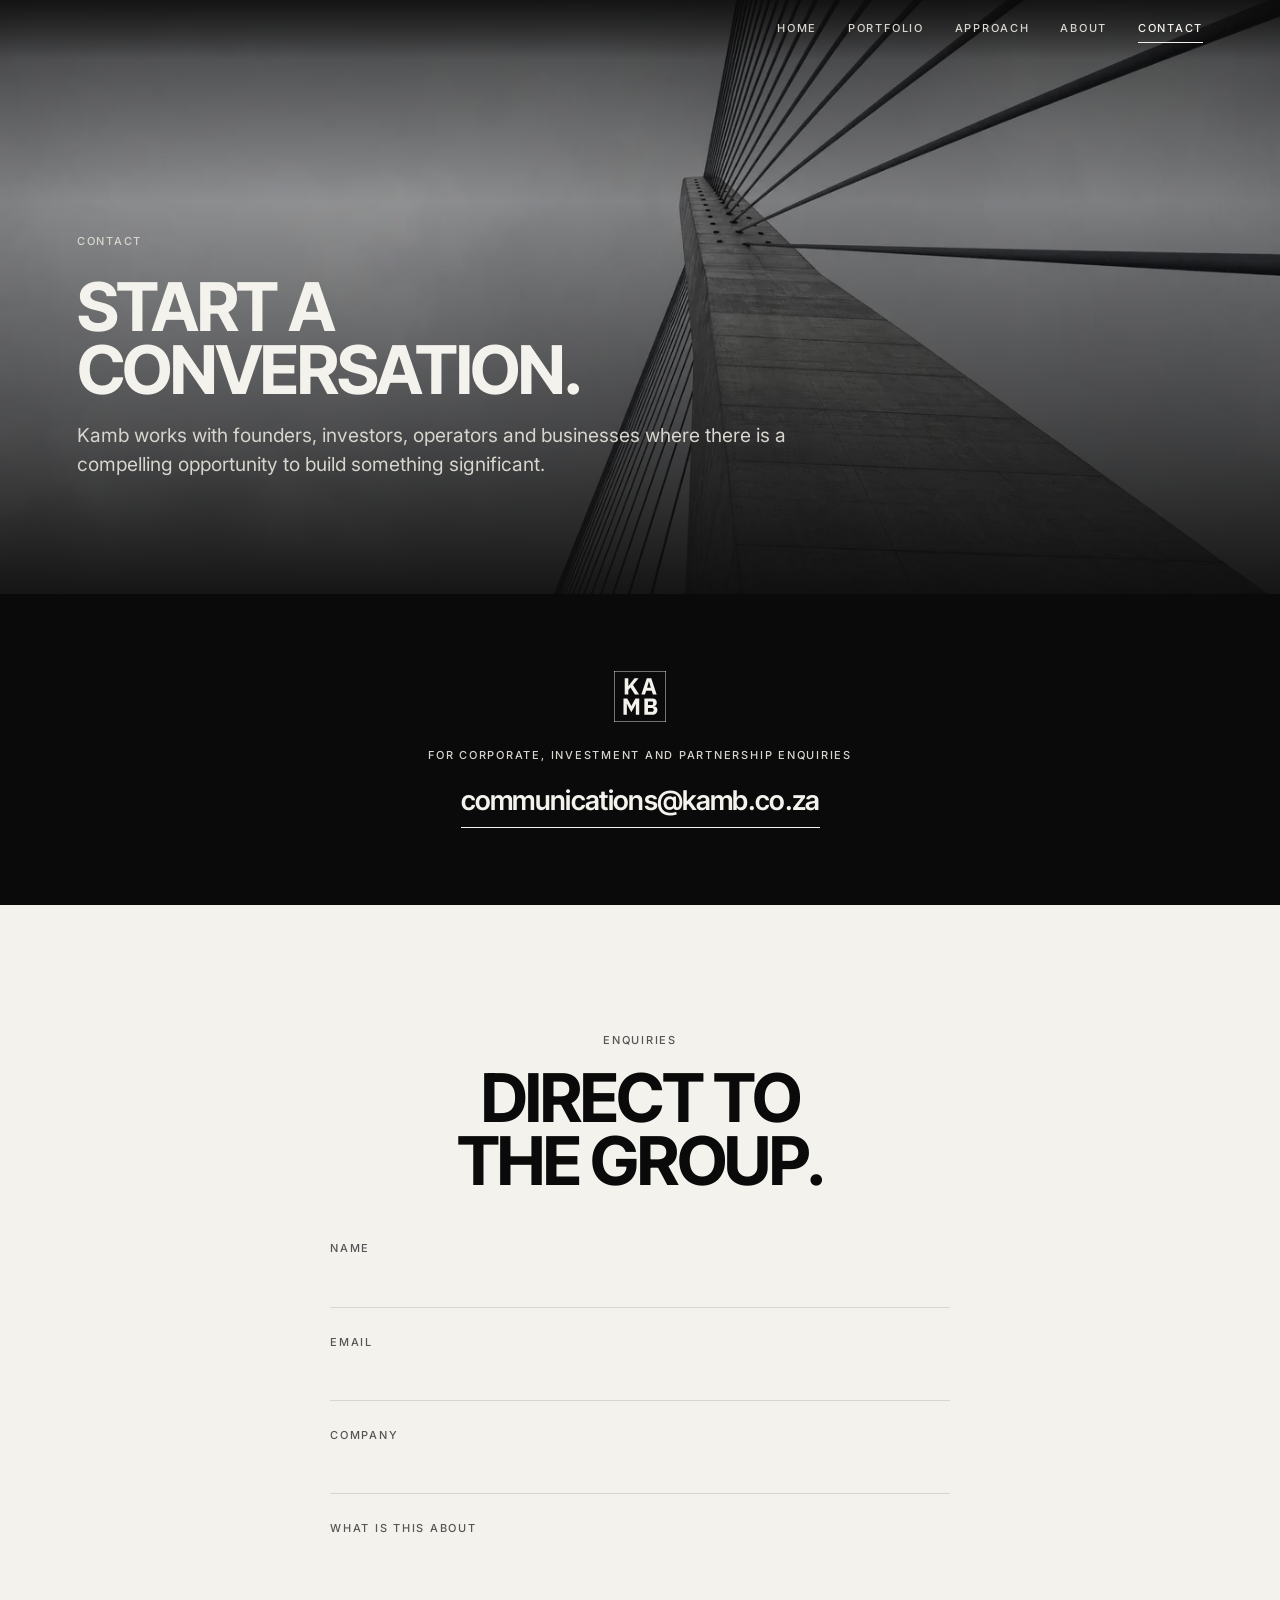
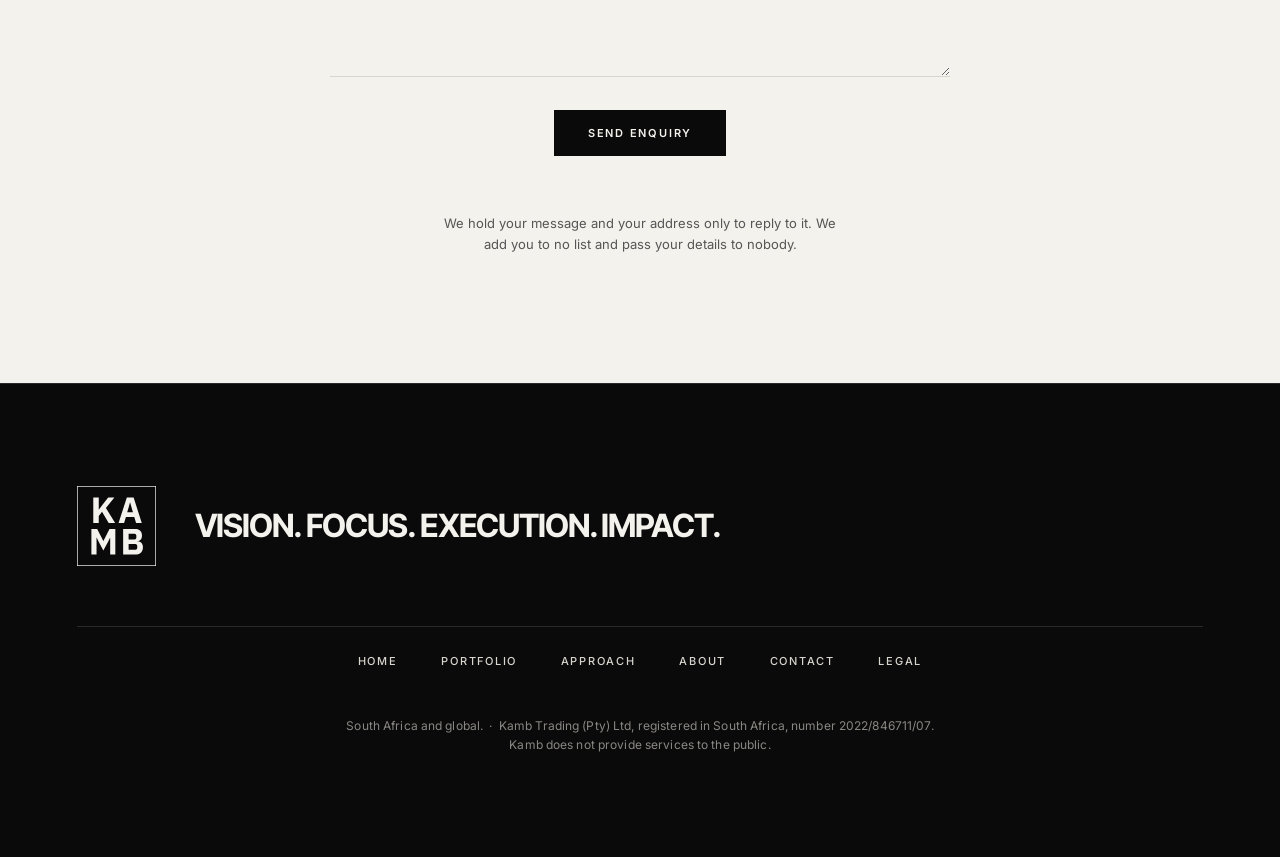
<file: contact/index.html>
<!doctype html>
<html lang="en-ZA"><head>
<meta charset="utf-8">
<meta name="viewport" content="width=device-width,initial-scale=1">
<title>Contact - Kamb</title>
<meta name="description" content="Corporate, investment and partnership enquiries for Kamb Trading (Pty) Ltd.">
<meta name="theme-color" content="#0A0A0A">
<meta property="og:title" content="Contact - Kamb">
<meta property="og:description" content="Corporate, investment and partnership enquiries for Kamb Trading (Pty) Ltd.">
<meta property="og:type" content="website">
<meta property="og:image" content="https://kamb.co.za/assets/img/hero-1400.webp">
<meta name="twitter:card" content="summary_large_image">
<link rel="icon" href="../assets/kamb-block-outline-black.svg" type="image/svg+xml">
<link rel="apple-touch-icon" href="../assets/kamb-block-outline-black.svg">
<link rel="preconnect" href="https://fonts.googleapis.com">
<link rel="preconnect" href="https://fonts.gstatic.com" crossorigin>
<link href="https://fonts.googleapis.com/css2?family=Inter+Tight:wght@500;600;700&family=Inter:wght@400;500;600&display=swap" rel="stylesheet">
<link rel="stylesheet" href="../assets/kamb.css">
</head><body>
<a class="skip" href="#main">Skip to content</a>
<header class="site"><div class="bar"><div class="bar-in">
  <nav aria-label="Primary"><a href="../">Home</a><a href="../portfolio/">Portfolio</a><a href="../approach/">Approach</a><a href="../about/">About</a><a href="../contact/" aria-current="page">Contact</a></nav>
</div></div></header>
<main id="main"><section class="bleed bleed-mid on-black"><img src="../assets/img/band-connection-2400.webp" srcset="../assets/img/band-connection-1400.webp 1400w, ../assets/img/band-connection-2400.webp 2400w" sizes="100vw" width="2400" height="1350" alt="Bridge cables running to a tower, seen from directly below." decoding="async" loading="lazy"><div class="wrap">
  <span class="over">Contact</span>
  <h1 class="sub" style="margin:22px 0 20px">Start a<br>conversation.</h1>
  <p class="lede muted">Kamb works with founders, investors, operators and businesses where
  there is a compelling opportunity to build something significant.</p></div></section>
<section class="on-black" style="padding-top:clamp(48px,6vw,86px);
   padding-bottom:clamp(48px,6vw,86px)"><div class="wrap rv" style="text-align:center">
  <img class="hero-mark" style="margin:0 auto 26px"
       src="../assets/kamb-block-outline-bone.svg" alt="" width="60" height="60">
  <p class="over" style="margin-bottom:16px">For corporate, investment and partnership
  enquiries</p>
  <a class="mail" href="mailto:communications@kamb.co.za">communications@kamb.co.za</a>
</div></section>

<section class="on-bone"><div class="wrap rv" style="text-align:center">
  <div class="head" style="margin-bottom:0">
    <span class="over">Enquiries</span>
    <h2>Direct to<br>the group.</h2>
  </div>
  
<form class="form form-centred" id="enq" novalidate>
  <div class="field"><label for="f-name">Name</label>
    <input id="f-name" name="name" type="text" autocomplete="name" required></div>
  <div class="field"><label for="f-email">Email</label>
    <input id="f-email" name="email" type="email" autocomplete="email" required></div>
  <div class="field"><label for="f-company">Company</label>
    <input id="f-company" name="company" type="text" autocomplete="organization"></div>
  <div class="field"><label for="f-message">What is this about</label>
    <textarea id="f-message" name="message" required></textarea></div>
  <div class="hp" aria-hidden="true">
    <label for="f-url">Leave this empty</label>
    <input id="f-url" name="company_website_url" type="text" tabindex="-1"
           autocomplete="off"></div>
  <button type="submit">Send enquiry</button>
  <p class="form-msg" id="enq-msg" role="status" aria-live="polite"></p>
  <p class="form-note">We hold your message and your address only to reply to it. We add you
  to no list and pass your details to nobody.</p>
</form>
<script>
(function(){
  var f = document.getElementById('enq'), msg = document.getElementById('enq-msg');
  if (!f) return;
  var opened = Date.now();
  f.addEventListener('submit', function(e){
    e.preventDefault();
    var btn = f.querySelector('button'), d = new FormData(f);
    var payload = {
      name: (d.get('name')||'').trim(),
      email: (d.get('email')||'').trim(),
      company: (d.get('company')||'').trim(),
      message: (d.get('message')||'').trim(),
      company_website_url: d.get('company_website_url') || '',
      elapsed_ms: Date.now() - opened,
      consent_marketing: false,
      source_page: 'kamb.co.za/contact',
      referrer: document.referrer || undefined
    };
    if (!payload.name || !payload.email || !payload.message) {
      msg.className = 'form-msg err';
      msg.textContent = 'Name, email and a line about what this is about, please.';
      return;
    }
    btn.disabled = true; msg.className = 'form-msg'; msg.textContent = 'Sending...';
    fetch('https://pntqrwahxmnarhonsjkq.supabase.co/functions/v1/submit-launcht-lead', {
      method: 'POST', headers: { 'content-type': 'application/json' },
      body: JSON.stringify(payload)
    }).then(function(r){ return r.json().catch(function(){ return {}; })
        .then(function(b){ return { ok: r.ok, body: b }; }); })
      .then(function(res){
        if (res.ok && res.body && res.body.ok === true) {
          f.querySelectorAll('input,textarea,button').forEach(function(el){ el.disabled = true; });
          msg.className = 'form-msg ok';
          msg.textContent = 'Thank you. We have it and will come back to you.';
        } else {
          btn.disabled = false;
          msg.className = 'form-msg err';
          msg.textContent = (res.body && res.body.error) ||
            'We could not send that. Try again, or write to communications@kamb.co.za.';
        }
      })
      .catch(function(){
        btn.disabled = false;
        msg.className = 'form-msg err';
        msg.textContent = 'We could not reach the server. Write to communications@kamb.co.za.';
      });
  });
})();
</script>
</div></section>
</main>
<footer class="site"><div class="wrap">
  <div class="foot-top">
    <img class="foot-block" src="../assets/kamb-block-outline-bone.svg" alt="Kamb"
         width="82" height="82">
    <p class="foot-pillars">Vision. Focus. Execution. Impact.</p>
  </div>
  <nav class="foot-nav" aria-label="Footer"><a href="../">Home</a><a href="../portfolio/">Portfolio</a><a href="../approach/">Approach</a><a href="../about/">About</a><a href="../contact/">Contact</a><a href="../legal/">Legal</a></nav>
  <p class="legal">South Africa and global. &nbsp;&middot;&nbsp; Kamb Trading (Pty) Ltd,
  registered in South Africa, number 2022/846711/07. Kamb does not provide services to the
  public.</p>
</div></footer>
<script>(function(){
  var d=document.documentElement;d.classList.add('js');

  // Header: transparent over a hero, solid once the page has moved.
  var h=document.querySelector('header.site');
  function chrome(){ if(h) h.classList.toggle('solid', window.scrollY>24); }
  chrome(); addEventListener('scroll', chrome, {passive:true});

  // Reveal. Anything that never gets observed stays visible, which is the safe failure.
  var els=[].slice.call(document.querySelectorAll('.rv'));
  if(!('IntersectionObserver' in window) ||
     matchMedia('(prefers-reduced-motion: reduce)').matches){
    els.forEach(function(e){e.classList.add('in');}); return;
  }
  var io=new IntersectionObserver(function(rows){
    rows.forEach(function(r){
      if(r.isIntersecting){ r.target.classList.add('in'); io.unobserve(r.target); }
    });
  },{rootMargin:'0px 0px -8% 0px',threshold:0.08});
  els.forEach(function(e){io.observe(e);});
})();
</script>
</body></html>
</file>
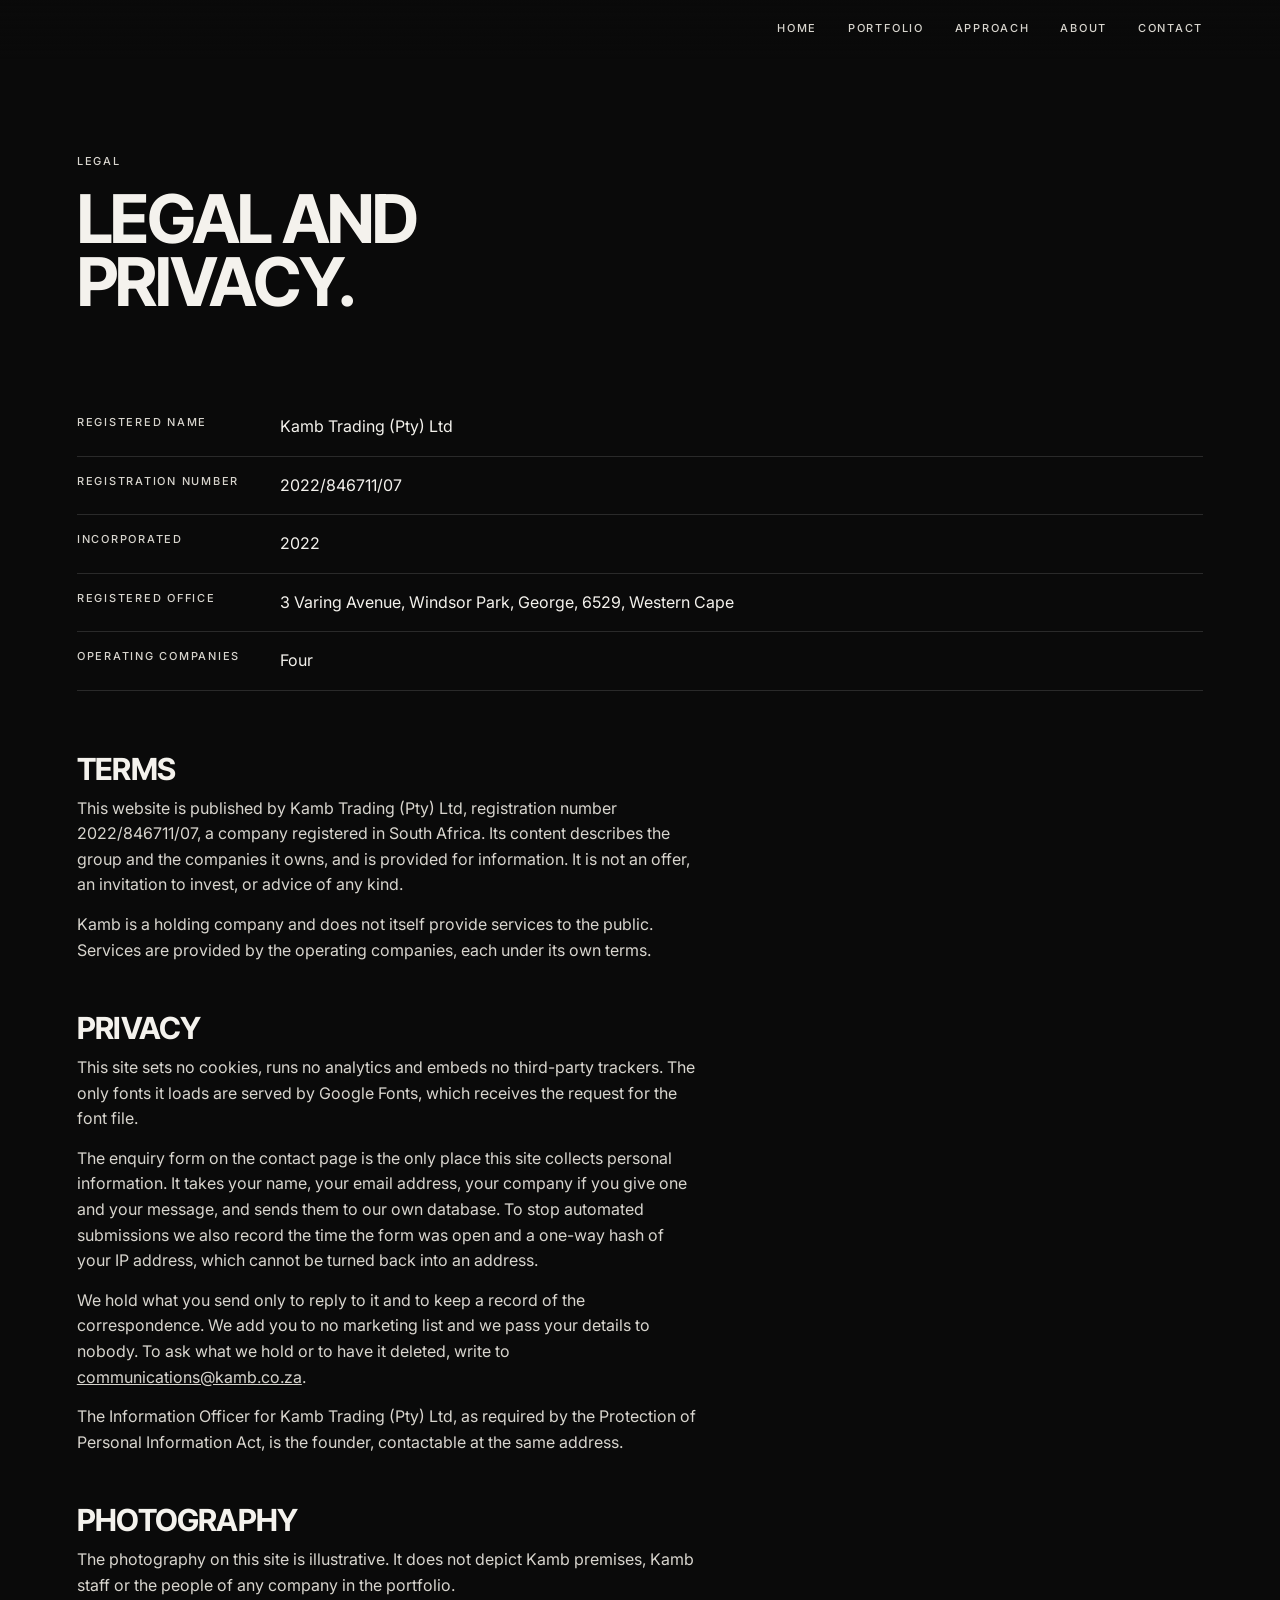
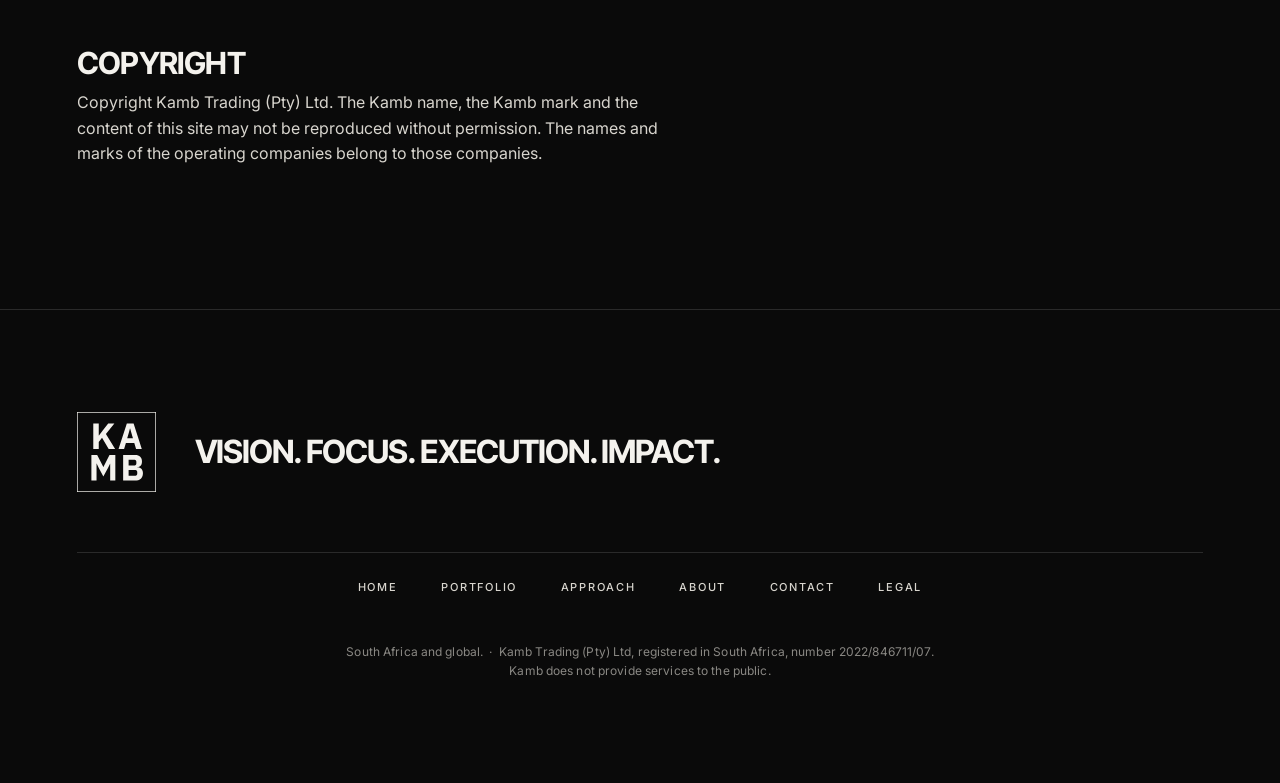
<file: legal/index.html>
<!doctype html>
<html lang="en-ZA"><head>
<meta charset="utf-8">
<meta name="viewport" content="width=device-width,initial-scale=1">
<title>Legal - Kamb</title>
<meta name="description" content="Terms, privacy and company information for Kamb Trading (Pty) Ltd.">
<meta name="theme-color" content="#0A0A0A">
<meta property="og:title" content="Legal - Kamb">
<meta property="og:description" content="Terms, privacy and company information for Kamb Trading (Pty) Ltd.">
<meta property="og:type" content="website">
<meta property="og:image" content="https://kamb.co.za/assets/img/hero-1400.webp">
<meta name="twitter:card" content="summary_large_image">
<link rel="icon" href="../assets/kamb-block-outline-black.svg" type="image/svg+xml">
<link rel="apple-touch-icon" href="../assets/kamb-block-outline-black.svg">
<link rel="preconnect" href="https://fonts.googleapis.com">
<link rel="preconnect" href="https://fonts.gstatic.com" crossorigin>
<link href="https://fonts.googleapis.com/css2?family=Inter+Tight:wght@500;600;700&family=Inter:wght@400;500;600&display=swap" rel="stylesheet">
<link rel="stylesheet" href="../assets/kamb.css">
</head><body>
<a class="skip" href="#main">Skip to content</a>
<header class="site"><div class="bar"><div class="bar-in">
  <nav aria-label="Primary"><a href="../">Home</a><a href="../portfolio/">Portfolio</a><a href="../approach/">Approach</a><a href="../about/">About</a><a href="../contact/">Contact</a></nav>
</div></div></header>
<main id="main">
<section class="on-black" style="padding-top:clamp(90px,12vw,180px)"><div class="wrap">
  <div class="head">
    <span class="over">Legal</span>
    <h1 class="sub">Legal and<br>privacy.</h1>
  </div>
  <div class="table-wrap"><table class="facts"><tr><th>Registered name</th><td>Kamb Trading (Pty) Ltd</td></tr><tr><th>Registration number</th><td>2022/846711/07</td></tr><tr><th>Incorporated</th><td>2022</td></tr><tr><th>Registered office</th><td>3 Varing Avenue, Windsor Park, George, 6529, Western Cape</td></tr><tr><th>Operating companies</th><td>Four</td></tr></table></div>
  <div class="prose" style="margin-top:clamp(40px,5vw,72px);max-width:72ch">
    <h3>Terms</h3>
    <p class="muted">This website is published by Kamb Trading (Pty) Ltd, registration number
    2022/846711/07, a company registered in South Africa. Its content describes the group and
    the companies it owns, and is provided for information. It is not an offer, an invitation
    to invest, or advice of any kind.</p>
    <p class="muted">Kamb is a holding company and does not itself provide services to the
    public. Services are provided by the operating companies, each under its own terms.</p>

    <h3>Privacy</h3>
    <p class="muted">This site sets no cookies, runs no analytics and embeds no third-party
    trackers. The only fonts it loads are served by Google Fonts, which receives the request
    for the font file.</p>
    <p class="muted">The enquiry form on the contact page is the only place this site collects
    personal information. It takes your name, your email address, your company if you give one
    and your message, and sends them to our own database. To stop automated submissions we
    also record the time the form was open and a one-way hash of your IP address, which cannot
    be turned back into an address.</p>
    <p class="muted">We hold what you send only to reply to it and to keep a record of the
    correspondence. We add you to no marketing list and we pass your details to nobody. To ask
    what we hold or to have it deleted, write to
    <a href="mailto:communications@kamb.co.za">communications@kamb.co.za</a>.</p>
    <p class="muted">The Information Officer for Kamb Trading (Pty) Ltd, as required by the
    Protection of Personal Information Act, is the founder, contactable at the same address.</p>

    <h3>Photography</h3>
    <p class="muted">The photography on this site is illustrative. It does not depict Kamb
    premises, Kamb staff or the people of any company in the portfolio.</p>

    <h3>Copyright</h3>
    <p class="muted">Copyright Kamb Trading (Pty) Ltd. The Kamb name, the Kamb mark and the
    content of this site may not be reproduced without permission. The names and marks of the
    operating companies belong to those companies.</p>
  </div>
</div></section>
</main>
<footer class="site"><div class="wrap">
  <div class="foot-top">
    <img class="foot-block" src="../assets/kamb-block-outline-bone.svg" alt="Kamb"
         width="82" height="82">
    <p class="foot-pillars">Vision. Focus. Execution. Impact.</p>
  </div>
  <nav class="foot-nav" aria-label="Footer"><a href="../">Home</a><a href="../portfolio/">Portfolio</a><a href="../approach/">Approach</a><a href="../about/">About</a><a href="../contact/">Contact</a><a href="../legal/">Legal</a></nav>
  <p class="legal">South Africa and global. &nbsp;&middot;&nbsp; Kamb Trading (Pty) Ltd,
  registered in South Africa, number 2022/846711/07. Kamb does not provide services to the
  public.</p>
</div></footer>
<script>(function(){
  var d=document.documentElement;d.classList.add('js');

  // Header: transparent over a hero, solid once the page has moved.
  var h=document.querySelector('header.site');
  function chrome(){ if(h) h.classList.toggle('solid', window.scrollY>24); }
  chrome(); addEventListener('scroll', chrome, {passive:true});

  // Reveal. Anything that never gets observed stays visible, which is the safe failure.
  var els=[].slice.call(document.querySelectorAll('.rv'));
  if(!('IntersectionObserver' in window) ||
     matchMedia('(prefers-reduced-motion: reduce)').matches){
    els.forEach(function(e){e.classList.add('in');}); return;
  }
  var io=new IntersectionObserver(function(rows){
    rows.forEach(function(r){
      if(r.isIntersecting){ r.target.classList.add('in'); io.unobserve(r.target); }
    });
  },{rootMargin:'0px 0px -8% 0px',threshold:0.08});
  els.forEach(function(e){io.observe(e);});
})();
</script>
</body></html>
</file>
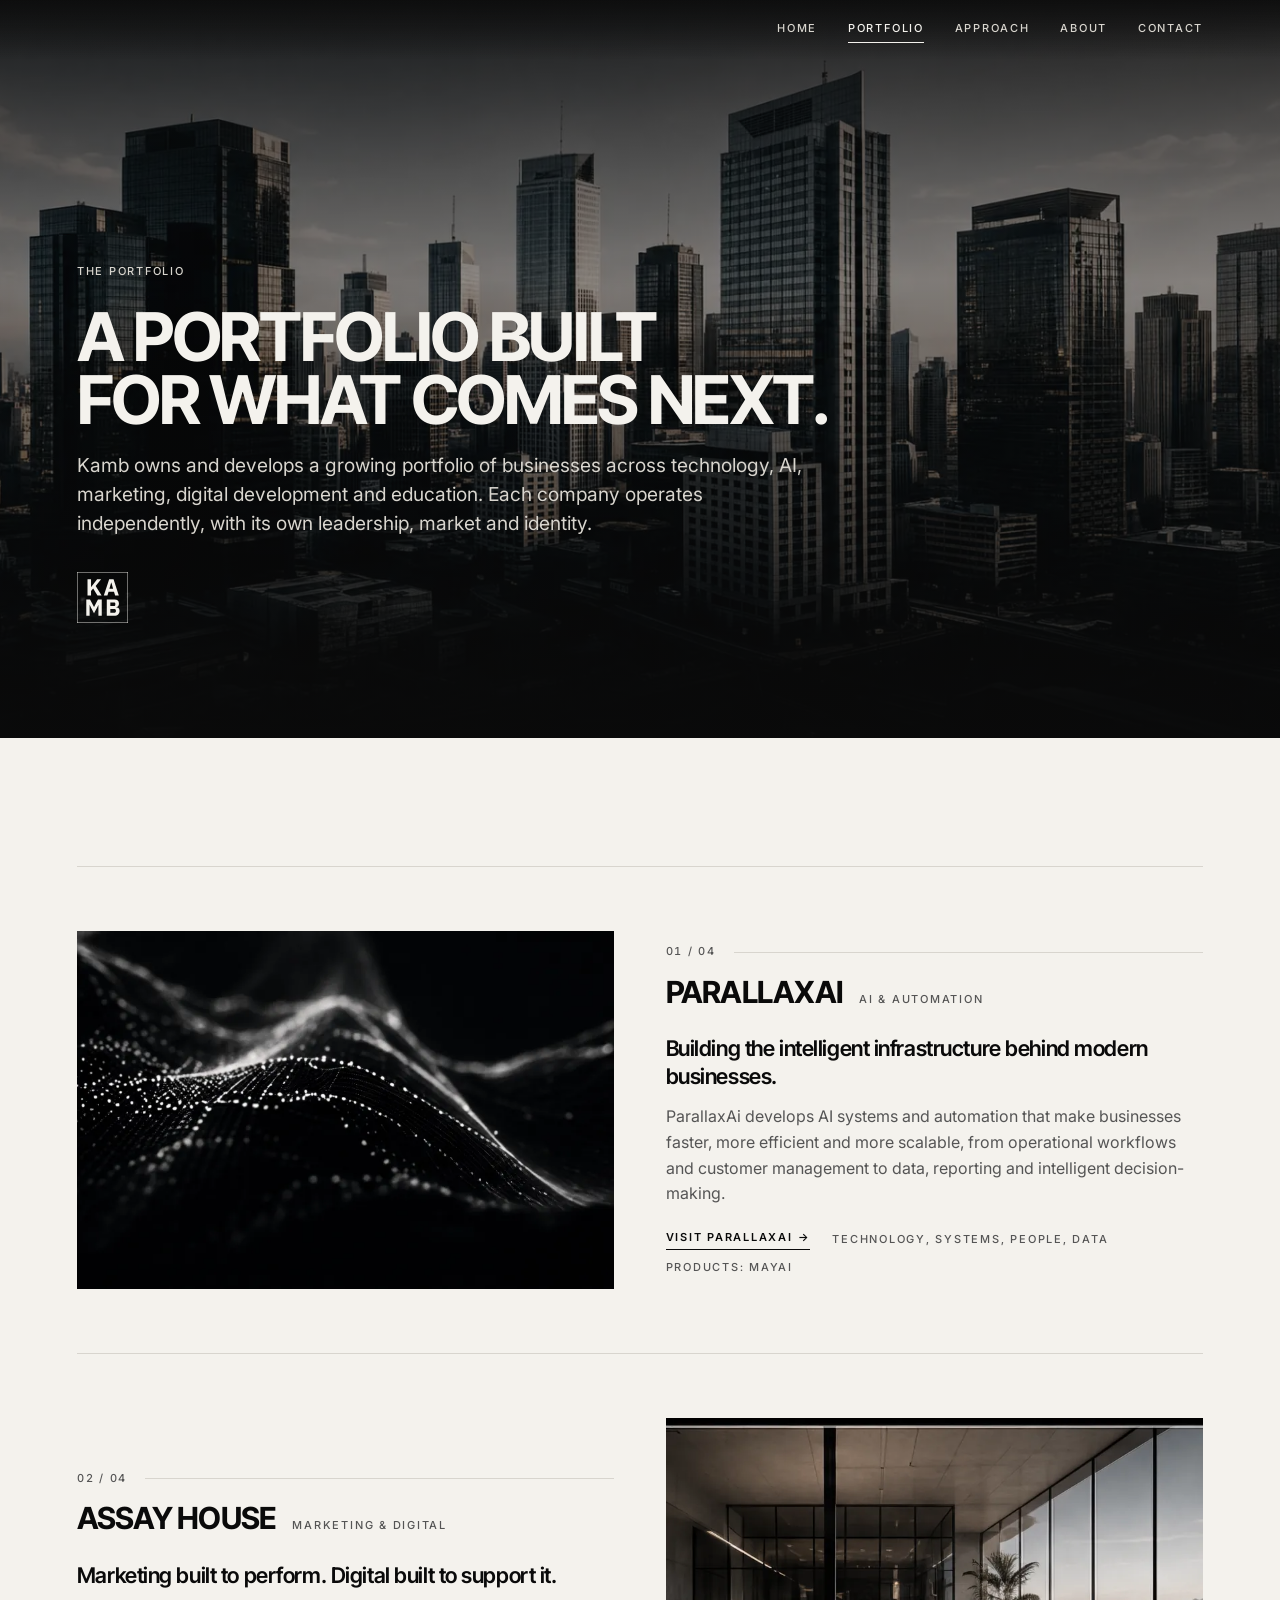
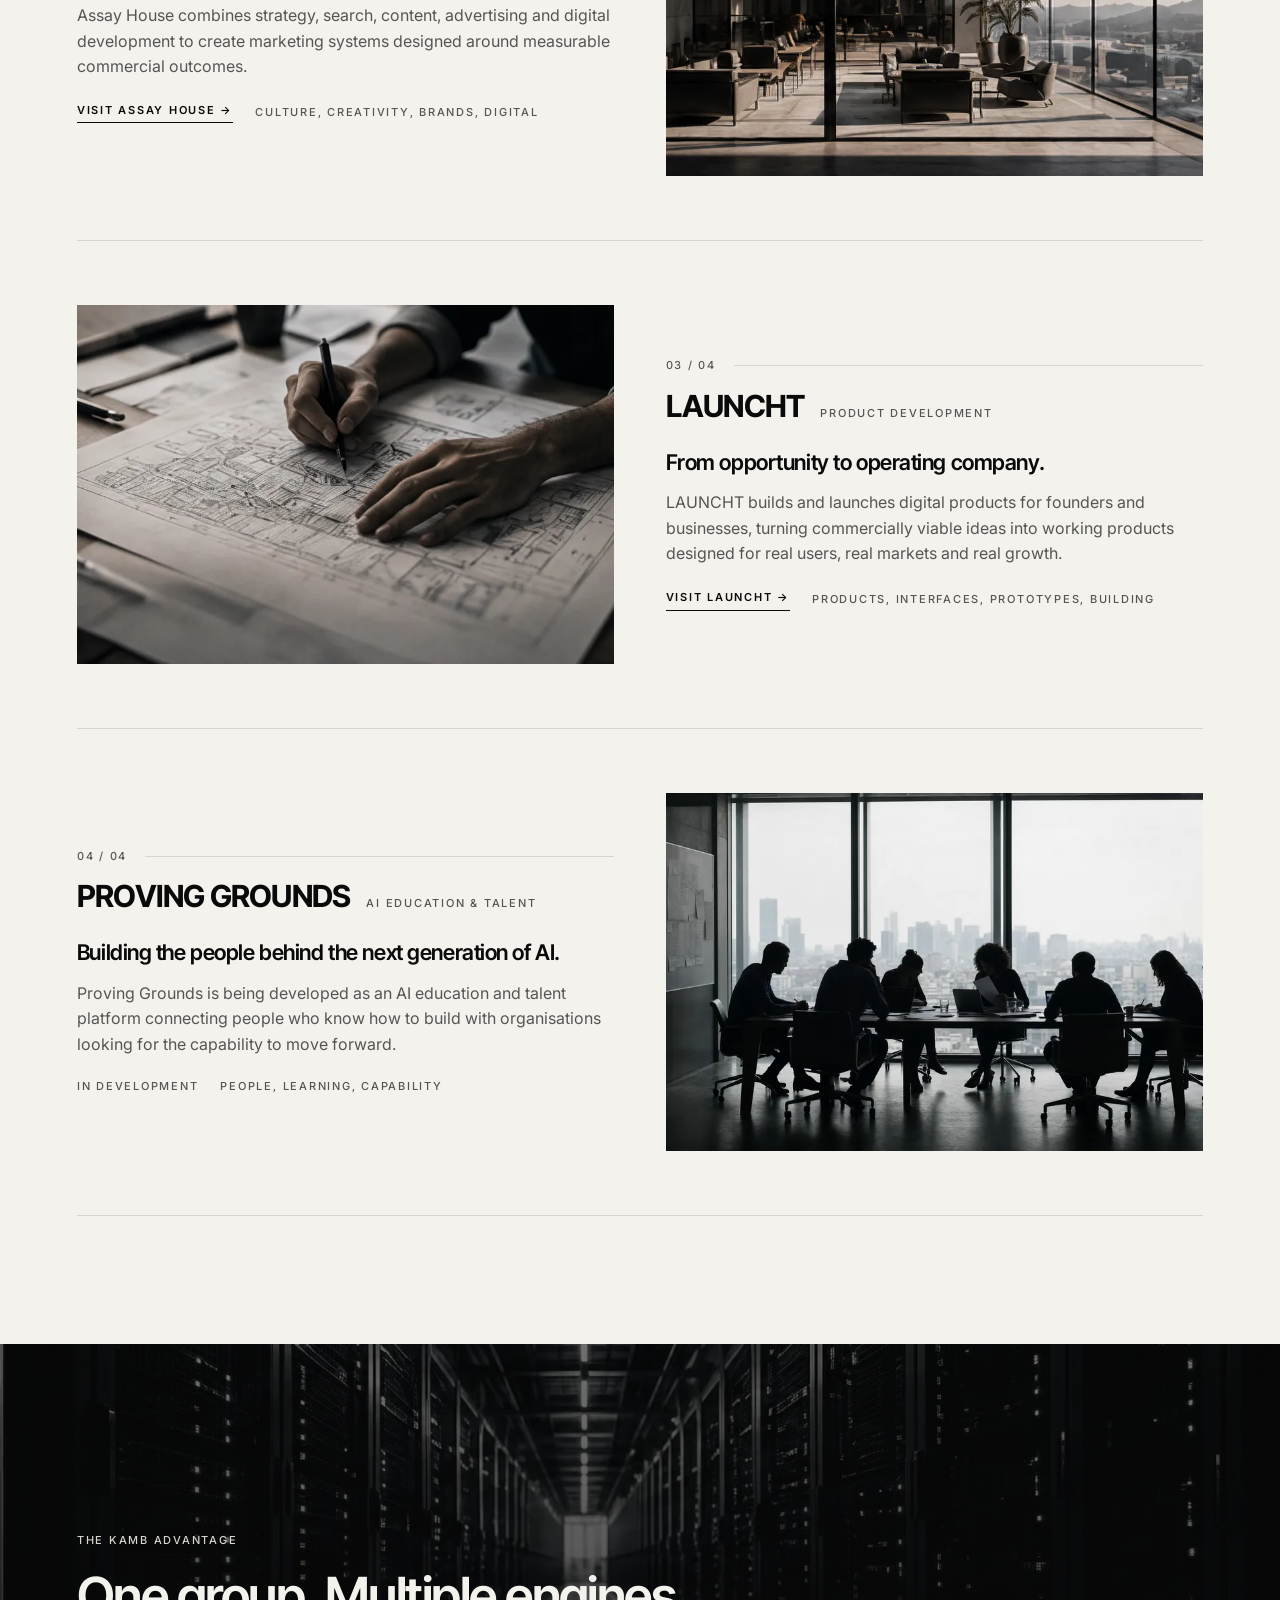
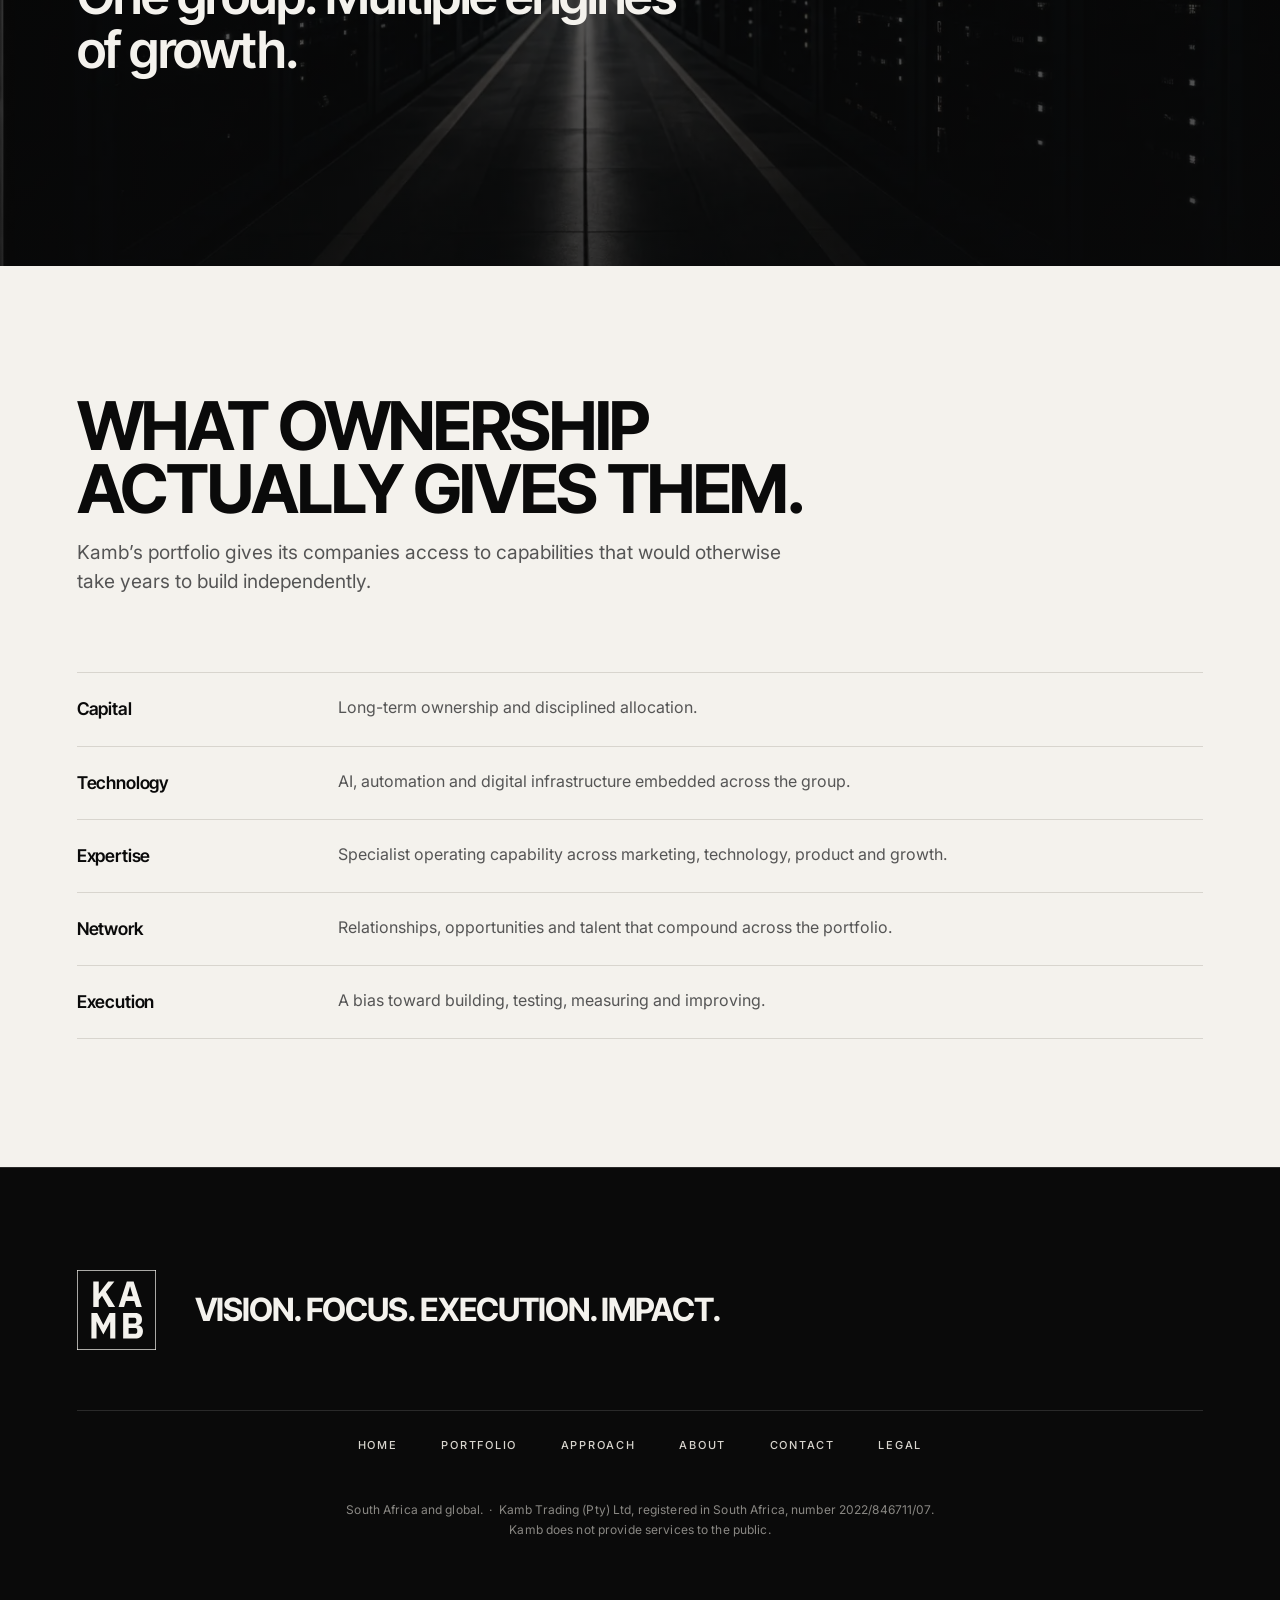
<file: portfolio/index.html>
<!doctype html>
<html lang="en-ZA"><head>
<meta charset="utf-8">
<meta name="viewport" content="width=device-width,initial-scale=1">
<title>Portfolio - Kamb</title>
<meta name="description" content="The companies Kamb owns and develops, across AI and automation, marketing and digital, product development and AI education.">
<meta name="theme-color" content="#0A0A0A">
<meta property="og:title" content="Portfolio - Kamb">
<meta property="og:description" content="The companies Kamb owns and develops, across AI and automation, marketing and digital, product development and AI education.">
<meta property="og:type" content="website">
<meta property="og:image" content="https://kamb.co.za/assets/img/hero-1400.webp">
<meta name="twitter:card" content="summary_large_image">
<link rel="icon" href="../assets/kamb-block-outline-black.svg" type="image/svg+xml">
<link rel="apple-touch-icon" href="../assets/kamb-block-outline-black.svg">
<link rel="preconnect" href="https://fonts.googleapis.com">
<link rel="preconnect" href="https://fonts.gstatic.com" crossorigin>
<link href="https://fonts.googleapis.com/css2?family=Inter+Tight:wght@500;600;700&family=Inter:wght@400;500;600&display=swap" rel="stylesheet">
<link rel="stylesheet" href="../assets/kamb.css">
</head><body>
<a class="skip" href="#main">Skip to content</a>
<header class="site"><div class="bar"><div class="bar-in">
  <nav aria-label="Primary"><a href="../">Home</a><a href="../portfolio/" aria-current="page">Portfolio</a><a href="../approach/">Approach</a><a href="../about/">About</a><a href="../contact/">Contact</a></nav>
</div></div></header>
<main id="main"><section class="bleed bleed-deep on-black"><img src="../assets/img/hero-portfolio-2400.webp" srcset="../assets/img/hero-portfolio-1400.webp 1400w, ../assets/img/hero-portfolio-2400.webp 2400w" sizes="100vw" width="2400" height="1350" alt="A dense city skyline in flat, cool daylight." decoding="async" loading="lazy"><div class="wrap">
  <span class="over">The portfolio</span>
  <h1 class="sub" style="margin:22px 0 20px">A portfolio built<br>for what comes next.</h1>
  <p class="lede muted">Kamb owns and develops a growing portfolio of businesses across
  technology, AI, marketing, digital development and education. Each company operates
  independently, with its own leadership, market and identity.</p>
  <img class="hero-mark" style="margin:34px 0 0" src="../assets/kamb-block-outline-bone.svg"
       alt="" width="64" height="64"></div></section>
<section class="on-bone"><div class="wrap">
  <article class="ed rv">
  <figure class="ed-fig"><img src="../assets/img/hold-parallaxai-1400.webp" srcset="../assets/img/hold-parallaxai-800.webp 800w, ../assets/img/hold-parallaxai-1400.webp 1400w" sizes="(max-width:719px) 92vw, 46vw" width="1400" height="933" alt="A field of light points describing a curved surface in the dark." decoding="async" loading="lazy"></figure>
  <div>
    <div class="dev"><span class="over">01 / 04</span><span class="dev-rule"></span></div>
    <div class="ed-name"><h3>ParallaxAi</h3><span class="over">AI &amp; Automation</span></div>
    <p class="ed-head">Building the intelligent infrastructure behind modern businesses.</p>
    <p class="muted">ParallaxAi develops AI systems and automation that make businesses faster, more efficient and more scalable, from operational workflows and customer management to data, reporting and intelligent decision-making.</p>
    <div class="ed-meta"><a class="out" href="https://parallaxai.co.za" rel="noopener">Visit ParallaxAi &rarr;</a><span class="over">Technology, systems, people, data</span><span class="over">Products: MayAI</span></div>
  </div>
</article><article class="ed rv flip">
  <figure class="ed-fig"><img src="../assets/img/hold-assay-house-1400.webp" srcset="../assets/img/hold-assay-house-800.webp 800w, ../assets/img/hold-assay-house-1400.webp 1400w" sizes="(max-width:719px) 92vw, 46vw" width="1400" height="933" alt="A dark glass-walled studio looking out over mountains at dusk." decoding="async" loading="lazy"></figure>
  <div>
    <div class="dev"><span class="over">02 / 04</span><span class="dev-rule"></span></div>
    <div class="ed-name"><h3>Assay House</h3><span class="over">Marketing &amp; Digital</span></div>
    <p class="ed-head">Marketing built to perform. Digital built to support it.</p>
    <p class="muted">Assay House combines strategy, search, content, advertising and digital development to create marketing systems designed around measurable commercial outcomes.</p>
    <div class="ed-meta"><a class="out" href="https://assayhouse.co.za" rel="noopener">Visit Assay House &rarr;</a><span class="over">Culture, creativity, brands, digital</span></div>
  </div>
</article><article class="ed rv">
  <figure class="ed-fig"><img src="../assets/img/hold-launcht-1400.webp" srcset="../assets/img/hold-launcht-800.webp 800w, ../assets/img/hold-launcht-1400.webp 1400w" sizes="(max-width:719px) 92vw, 46vw" width="1400" height="933" alt="Hands drawing a technical plan in pencil under a low lamp." decoding="async" loading="lazy"></figure>
  <div>
    <div class="dev"><span class="over">03 / 04</span><span class="dev-rule"></span></div>
    <div class="ed-name"><h3>LAUNCHT</h3><span class="over">Product Development</span></div>
    <p class="ed-head">From opportunity to operating company.</p>
    <p class="muted">LAUNCHT builds and launches digital products for founders and businesses, turning commercially viable ideas into working products designed for real users, real markets and real growth.</p>
    <div class="ed-meta"><a class="out" href="https://launcht.co.za" rel="noopener">Visit LAUNCHT &rarr;</a><span class="over">Products, interfaces, prototypes, building</span></div>
  </div>
</article><article class="ed rv flip">
  <figure class="ed-fig"><img src="../assets/img/hold-proving-grounds-1400.webp" srcset="../assets/img/hold-proving-grounds-800.webp 800w, ../assets/img/hold-proving-grounds-1400.webp 1400w" sizes="(max-width:719px) 92vw, 46vw" width="1400" height="933" alt="A room of people in silhouette around a table against a bright window." decoding="async" loading="lazy"></figure>
  <div>
    <div class="dev"><span class="over">04 / 04</span><span class="dev-rule"></span></div>
    <div class="ed-name"><h3>Proving Grounds</h3><span class="over">AI Education &amp; Talent</span></div>
    <p class="ed-head">Building the people behind the next generation of AI.</p>
    <p class="muted">Proving Grounds is being developed as an AI education and talent platform connecting people who know how to build with organisations looking for the capability to move forward.</p>
    <div class="ed-meta"><span class="over">In development</span><span class="over">People, learning, capability</span></div>
  </div>
</article>
</div></section>

<section class="bleed bleed-band on-black"><img src="../assets/img/band-infrastructure-2400.webp" srcset="../assets/img/band-infrastructure-1400.webp 1400w, ../assets/img/band-infrastructure-2400.webp 2400w" sizes="100vw" width="2400" height="1350" alt="A data centre aisle running to a single point of light." decoding="async" loading="lazy"><div class="wrap"><p class="over rv" style="margin-bottom:20px">The Kamb advantage</p><p class="say-big rv">One group. Multiple engines of growth.</p></div></section>
<section class="on-bone"><div class="wrap rv">
  <div class="head">
    <h2>What ownership<br>actually gives them.</h2>
    <p class="lede muted">Kamb’s portfolio gives its companies access to capabilities that would
    otherwise take years to build independently.</p>
  </div>
  <dl style="margin:0"><div class="adv"><dt>Capital</dt><dd>Long-term ownership and disciplined allocation.</dd></div><div class="adv"><dt>Technology</dt><dd>AI, automation and digital infrastructure embedded across the group.</dd></div><div class="adv"><dt>Expertise</dt><dd>Specialist operating capability across marketing, technology, product and growth.</dd></div><div class="adv"><dt>Network</dt><dd>Relationships, opportunities and talent that compound across the portfolio.</dd></div><div class="adv"><dt>Execution</dt><dd>A bias toward building, testing, measuring and improving.</dd></div></dl>
</div></section>
</main>
<footer class="site"><div class="wrap">
  <div class="foot-top">
    <img class="foot-block" src="../assets/kamb-block-outline-bone.svg" alt="Kamb"
         width="82" height="82">
    <p class="foot-pillars">Vision. Focus. Execution. Impact.</p>
  </div>
  <nav class="foot-nav" aria-label="Footer"><a href="../">Home</a><a href="../portfolio/">Portfolio</a><a href="../approach/">Approach</a><a href="../about/">About</a><a href="../contact/">Contact</a><a href="../legal/">Legal</a></nav>
  <p class="legal">South Africa and global. &nbsp;&middot;&nbsp; Kamb Trading (Pty) Ltd,
  registered in South Africa, number 2022/846711/07. Kamb does not provide services to the
  public.</p>
</div></footer>
<script>(function(){
  var d=document.documentElement;d.classList.add('js');

  // Header: transparent over a hero, solid once the page has moved.
  var h=document.querySelector('header.site');
  function chrome(){ if(h) h.classList.toggle('solid', window.scrollY>24); }
  chrome(); addEventListener('scroll', chrome, {passive:true});

  // Reveal. Anything that never gets observed stays visible, which is the safe failure.
  var els=[].slice.call(document.querySelectorAll('.rv'));
  if(!('IntersectionObserver' in window) ||
     matchMedia('(prefers-reduced-motion: reduce)').matches){
    els.forEach(function(e){e.classList.add('in');}); return;
  }
  var io=new IntersectionObserver(function(rows){
    rows.forEach(function(r){
      if(r.isIntersecting){ r.target.classList.add('in'); io.unobserve(r.target); }
    });
  },{rootMargin:'0px 0px -8% 0px',threshold:0.08});
  els.forEach(function(e){io.observe(e);});
})();
</script>
</body></html>
</file>
<file: assets/kamb.css>
*,*::before,*::after{box-sizing:border-box}
:root{
  --black:#0A0A0A; --bone:#F4F2ED; --stone:#D8D5CE; --graphite:#555555;
  --hair-dark:#2A2A2A;
  --display:"Inter Tight","Helvetica Neue",Helvetica,Arial,sans-serif;
  --body:"Inter","Helvetica Neue",Helvetica,Arial,sans-serif;
  --pad:clamp(24px,6vw,110px);
  --max:1320px;
  --ease:cubic-bezier(.16,1,.3,1);
}
html{scroll-behavior:smooth}
@media (prefers-reduced-motion:reduce){html{scroll-behavior:auto}
  *{animation:none!important;transition:none!important}}

body{margin:0;background:var(--black);color:var(--bone);font-family:var(--body);
  font-size:16px;line-height:1.6;-webkit-font-smoothing:antialiased;overflow-x:hidden}
img{display:block;max-width:100%;height:auto}
a{color:inherit}

.wrap{max-width:var(--max);margin:0 auto}
section{padding:clamp(64px,10vw,150px) var(--pad)}
.on-black{background:var(--black);color:var(--bone)}
.on-bone{background:var(--bone);color:var(--black)}
.on-stone{background:var(--stone);color:var(--black)}
.on-stone .muted{color:var(--black)}
.on-stone .over{color:var(--graphite)}
.on-stone .dev-rule{background:var(--graphite)}

/* A section that IS a photograph. Tarryn 01/09/2026: "remove the layer over the image."
   So there is no scrim of any kind here - no veil, no gradient, no filter. It works only
   because of the frame she chose: b10's lower half is already deep shadow, so the band
   carries bone type the way the photograph is lit rather than because a rectangle was
   painted over it. **A different frame in this slot will need checking, not assuming.** */
.photo-band{display:block;background:var(--black);line-height:0}
.photo-band img{width:100%;height:clamp(280px,44svh,520px);object-fit:cover}

/* --- type: two extremes, nothing between --- */
h1,h2,h3{font-family:var(--display);font-weight:700;letter-spacing:-0.035em;
  line-height:0.94;text-wrap:balance;margin:0}
h1{font-size:clamp(2.9rem,11vw,9rem);text-transform:uppercase}
h1.position{font-size:clamp(2.15rem,5.9vw,5.4rem);letter-spacing:-0.03em;line-height:0.98}
h1.sub,h2{font-size:clamp(2rem,5.6vw,4.2rem);text-transform:uppercase}
h3{font-size:clamp(1.3rem,2.4vw,1.9rem);letter-spacing:-0.025em}
p{margin:0;max-width:62ch}
.lede{font-size:clamp(1.05rem,1.5vw,1.3rem);line-height:1.5}
.on-black .muted{color:var(--stone)}
.on-bone .muted{color:var(--graphite)}

.over{font-size:11px;font-weight:500;letter-spacing:0.16em;text-transform:uppercase;
  font-variant-numeric:tabular-nums;line-height:1.4;max-width:none}
.on-black .over{color:var(--stone)}
.on-bone .over{color:var(--graphite)}

/* --- chrome. Transparent over a hero, solid once the page has moved. --- */
header.site{position:fixed;top:0;left:0;right:0;z-index:30;
  border-bottom:1px solid transparent;
  transition:background .45s var(--ease),border-color .45s var(--ease)}
header.site::before{content:"";position:absolute;inset:0;pointer-events:none;
  background:linear-gradient(180deg,rgba(10,10,10,.78) 0%,rgba(10,10,10,0) 100%);
  transition:opacity .45s var(--ease)}
header.site.solid::before{opacity:0}
body.hero-light header.site:not(.solid)::before{
  background:linear-gradient(180deg,rgba(216,213,206,.92) 0%,rgba(216,213,206,0) 100%)}
body.hero-light header.site:not(.solid) nav a{color:var(--graphite)}
body.hero-light header.site:not(.solid) nav a:hover,
body.hero-light header.site:not(.solid) nav a:focus-visible,
body.hero-light header.site:not(.solid) nav a[aria-current=page]{
  color:var(--black);border-bottom-color:var(--black)}
header.site.solid{background:rgba(10,10,10,.88);border-bottom-color:var(--hair-dark);
  backdrop-filter:saturate(140%) blur(14px)}
.bar{position:relative}
.bar{padding:16px var(--pad)}
.bar-in{display:flex;align-items:center;justify-content:flex-end;gap:24px;
  max-width:var(--max);margin:0 auto}
.bar nav{display:flex;gap:clamp(14px,2.4vw,34px);overflow-x:auto;scrollbar-width:none;
  -webkit-overflow-scrolling:touch}
.bar nav::-webkit-scrollbar{display:none}
.bar nav a{font-size:11px;font-weight:500;letter-spacing:0.16em;text-transform:uppercase;
  color:var(--stone);text-decoration:none;padding:4px 0;white-space:nowrap;
  border-bottom:1px solid transparent;transition:color .3s var(--ease)}
.bar nav a:hover,.bar nav a:focus-visible{color:var(--bone);border-bottom-color:var(--bone)}
.bar nav a[aria-current=page]{color:var(--bone);border-bottom-color:var(--bone)}
:focus-visible{outline:2px solid currentColor;outline-offset:3px}
.skip{position:absolute;left:-9999px;top:0;z-index:60;background:var(--bone);
  color:var(--black);padding:12px 20px;font-size:12px;letter-spacing:.16em;
  text-transform:uppercase;text-decoration:none}
.skip:focus{left:0}

/* --- full-bleed photography --------------------------------------------------
   One figure element does every full-bleed image on the site: the hero, the page
   heads and the statement bands. The scrim is a gradient rather than a flat wash so
   the picture keeps its blacks where no type sits on it. */
.bleed{position:relative;isolation:isolate;display:flex;
  padding:clamp(56px,9vw,120px) var(--pad);overflow:hidden}
.bleed>img{position:absolute;inset:0;width:100%;height:100%;object-fit:cover;z-index:-2}
.bleed::after{content:"";position:absolute;inset:0;z-index:-1;
  background:linear-gradient(180deg,rgba(10,10,10,.82) 0%,rgba(10,10,10,.46) 38%,
    rgba(10,10,10,.70) 74%,rgba(10,10,10,.96) 100%)}
.bleed .wrap{width:100%}
/* The light variant. Same photograph, a bone wash instead of a black one, and the type
   inverts with it. The header has to invert too or the nav disappears into the sky - see
   body.hero-light below. */
.bleed.light{color:var(--black)}
.bleed.light::after{background:linear-gradient(180deg,rgba(216,213,206,.70) 0%,
  rgba(216,213,206,.56) 42%,rgba(216,213,206,.72) 100%)}
.bleed.light .over{color:var(--black)}
.bleed.light .muted{color:var(--graphite)}
.bleed.light .dev-rule{background:var(--stone)}
.bleed-tall{min-height:min(100svh,980px);align-items:flex-end}
.bleed-tall::before{content:"";position:absolute;inset:0;z-index:-1;
  background:linear-gradient(90deg,rgba(10,10,10,.92) 0%,rgba(10,10,10,.62) 42%,
    rgba(10,10,10,0) 72%)}
@media (max-width:719px){.bleed-tall::before{background:rgba(10,10,10,.42)}}
.bleed-mid{min-height:min(66svh,680px);align-items:flex-end}
.bleed-mid.high{align-items:center}
.bleed-deep{min-height:min(82svh,860px);align-items:flex-end}
.bleed-mid::after{background:linear-gradient(180deg,rgba(10,10,10,.76) 0%,
  rgba(10,10,10,.40) 34%,rgba(10,10,10,.72) 76%,rgba(10,10,10,.94) 100%)}
.bleed-mid.light::after{background:linear-gradient(180deg,rgba(216,213,206,.10) 0%,
  rgba(216,213,206,.04) 45%,rgba(216,213,206,.16) 100%)}
.bleed-band{min-height:min(58svh,560px);align-items:center;justify-content:flex-start}
.bleed-band::after{background:linear-gradient(180deg,rgba(10,10,10,.58) 0%,
  rgba(10,10,10,.78) 100%)}

/* --- hero --- */
.hero-mark{width:clamp(44px,4vw,56px);margin-bottom:26px}
.hero h1{margin:26px 0 30px}
.hero .lede{max-width:44ch}
.hero-rail{display:flex;gap:clamp(16px,4vw,52px);flex-wrap:wrap;
  margin-top:clamp(40px,6vw,72px);padding-top:22px;border-top:1px solid rgba(244,242,237,.22)}
.cta{display:inline-block;margin-top:clamp(30px,4vw,44px);padding:16px 30px;
  background:var(--bone);color:var(--black);text-decoration:none;
  font-size:11px;font-weight:600;letter-spacing:0.16em;text-transform:uppercase;
  transition:background .3s var(--ease),transform .3s var(--ease)}
.cta:hover,.cta:focus-visible{background:var(--stone);transform:translateY(-2px)}

/* --- the NN / TT device --- */
.dev{display:flex;align-items:center;gap:18px;margin-bottom:18px}
.dev-rule{flex:1;height:1px}
.on-black .dev-rule,.bleed .dev-rule{background:var(--hair-dark)}
.bleed .dev-rule,.pil .dev-rule{background:rgba(244,242,237,.38)}
.on-bone .dev-rule{background:var(--stone)}

/* --- section heads --- */
.head{margin-bottom:clamp(36px,6vw,80px)}
.head .over{display:block;margin-bottom:18px}
.head h2{margin-bottom:18px}

/* --- grids --- */
.cols-2{display:grid;gap:clamp(28px,5vw,80px);
  grid-template-columns:repeat(auto-fit,minmax(300px,1fr))}

/* --- the pillar sequence. Four photographs that carry the words. --- */
.edge-sec{padding-left:0;padding-right:0}
/* The grid IS the bottom of the section. Section padding under an edge-to-edge band reads
   as a strip of dead ground, which is exactly what it is. */
.edge-sec.flush{padding-bottom:0}
.edge-sec>.wrap{max-width:none;padding:0 var(--pad)}
.edge-sec>.wrap>*{max-width:var(--max);margin-left:auto;margin-right:auto}
.pillars{display:grid;gap:1px;background:var(--hair-dark);
  grid-template-columns:repeat(auto-fit,minmax(250px,1fr))}
.pil{position:relative;isolation:isolate;display:flex;flex-direction:column;
  justify-content:flex-end;aspect-ratio:4/5;padding:clamp(20px,2vw,30px);overflow:hidden}
.pil>img{position:absolute;inset:0;width:100%;height:100%;object-fit:cover;z-index:-2;
  transition:transform 1.1s var(--ease)}
.pil::after{content:"";position:absolute;inset:0;z-index:-1;
  background:linear-gradient(180deg,rgba(10,10,10,.30) 0%,rgba(10,10,10,.18) 40%,
    rgba(10,10,10,.86) 100%)}
.pil:hover>img,.pil:focus-within>img{transform:scale(1.05)}
.pil .lang{position:absolute;top:clamp(20px,2vw,30px);right:clamp(20px,2vw,30px);
  color:rgba(244,242,237,.72)}
.pil h3{text-transform:uppercase;color:var(--bone);margin-bottom:6px}
.pil p{color:var(--stone);font-size:14px}
.pil .dev{margin-bottom:14px}
.pil .dev .over{color:rgba(244,242,237,.82)}

/* The pillar blocks on Approach run their pictures a little smaller than the portfolio
   blocks do - the text beside them is longer, and a full-width figure made the pair feel
   top heavy. */
.ed.pillar-ed .ed-fig{max-width:84%}
.ed.pillar-ed:not(.flip) .ed-fig{margin-right:auto}
.ed.pillar-ed.flip .ed-fig{margin-left:auto}
@media (max-width:719px){.ed.pillar-ed .ed-fig{max-width:100%}}

/* --- editorial block: one picture, one column of words, alternating --------- */
.ed{display:grid;gap:clamp(24px,4vw,64px);align-items:center;
  grid-template-columns:repeat(auto-fit,minmax(300px,1fr));
  padding:clamp(40px,5vw,72px) 0;border-top:1px solid var(--hair-dark)}
.on-bone .ed{border-top-color:var(--stone)}
.ed:last-of-type{border-bottom:1px solid var(--hair-dark)}
.on-bone .ed:last-of-type{border-bottom-color:var(--stone)}
.ed-fig{margin:0;overflow:hidden}
.ed-fig img{width:100%;transition:transform 1.2s var(--ease)}
.ed:hover .ed-fig img{transform:scale(1.04)}
.ed.flip .ed-fig{order:2}
@media (max-width:719px){.ed.flip .ed-fig{order:0}}
.ed h3{text-transform:uppercase;margin-bottom:14px}
.ed-head{font-family:var(--display);font-weight:600;letter-spacing:-0.02em;
  font-size:clamp(1.05rem,1.8vw,1.35rem);line-height:1.3;margin-bottom:14px}
.ed-meta{display:flex;gap:10px 22px;flex-wrap:wrap;margin-top:22px;align-items:center}
.ed a.out{text-decoration:none;font-size:11px;font-weight:600;letter-spacing:.16em;
  text-transform:uppercase;border-bottom:1px solid currentColor;padding-bottom:3px}
.ed-name{display:flex;align-items:baseline;gap:16px;flex-wrap:wrap;margin-bottom:14px}

/* --- the model: four columns, a hairline over each, nothing else --- */
.model{display:grid;gap:clamp(24px,3vw,44px);margin-top:clamp(44px,6vw,84px);
  grid-template-columns:repeat(auto-fit,minmax(220px,1fr))}
.model .col{padding-top:18px;border-top:1px solid var(--stone)}
.on-black .model .col{border-top-color:var(--hair-dark)}
.model h3{text-transform:uppercase;margin:14px 0 10px}
.model p{font-size:15px}

/* --- the standard: five questions, each on its own rule --- */
.q{display:grid;grid-template-columns:minmax(60px,86px) 1fr;gap:clamp(16px,3vw,40px);
  align-items:baseline;padding:clamp(20px,2.6vw,32px) 0;border-top:1px solid var(--hair-dark)}
.q:last-of-type{border-bottom:1px solid var(--hair-dark)}
.q p{font-family:var(--display);font-weight:600;letter-spacing:-0.025em;
  font-size:clamp(1.25rem,2.8vw,2.1rem);line-height:1.1;max-width:none}

/* --- the group architecture ---------------------------------------------------
   Tarryn's own diagram, 01/09/2026: the Kamb mark, a connector tree, and the four
   operating companies as their OWN marks. She asked for the company name NOT to be
   repeated under the logo, because the logo already says it - so each column carries
   its mark and its discipline and nothing else.
   The connectors are drawn with hairlines rather than an SVG so they stay crisp at any
   width, and they are hidden below 720px where the columns stack and a tree would lie. */
.arch{margin-top:clamp(40px,5vw,72px)}
.arch-top{position:relative;text-align:center;padding-bottom:52px}
.arch-top::after{content:"";position:absolute;bottom:0;left:50%;width:1px;height:52px;
  background:var(--stone)}
.arch-mark{width:clamp(64px,6.4vw,86px);margin:0 auto 18px}
.arch-row{--arch-gap:clamp(20px,3vw,48px);position:relative;display:grid;
  grid-template-columns:repeat(4,1fr);gap:var(--arch-gap);padding-top:52px}
/* The rule has to end ON the outer stubs, and the stubs sit at the COLUMN centres, which
   with four columns and three gaps is (100% - 3 gaps) / 8 in from each side. A flat 12.5%
   was close enough to look almost right, which is the worst kind of wrong. */
.arch-row::before{content:"";position:absolute;top:0;height:1px;background:var(--stone);
  left:calc((100% - 3 * var(--arch-gap)) / 8);
  right:calc((100% - 3 * var(--arch-gap)) / 8)}
.co{position:relative;display:flex;flex-direction:column;align-items:center;gap:20px;
  text-align:center;text-decoration:none;padding-top:8px}
.co::before{content:"";position:absolute;top:-52px;left:50%;width:1px;height:52px;
  background:var(--stone)}
.co-mark{height:clamp(38px,4.4vw,58px);display:flex;align-items:center;
  justify-content:center;width:100%}
.co-mark img{max-height:100%;max-width:82%;width:auto;height:auto;
  transition:transform .5s var(--ease)}
.co:hover .co-mark img{transform:translateY(-3px)}
.co-word{font-family:var(--display);font-weight:600;letter-spacing:-0.025em;
  font-size:clamp(1.1rem,1.7vw,1.45rem);line-height:1}
.co-foot{padding-top:16px;border-top:1px solid var(--stone);width:100%}
.co .over{display:block}
.co-line{display:block;margin-top:12px;font-size:14px;line-height:1.45;
  color:var(--graphite);text-wrap:balance}
@media (max-width:719px){
  .arch-row{grid-template-columns:repeat(2,1fr);row-gap:44px;padding-top:36px}
  .arch-row::before,.co::before,.arch-top::after{display:none}
  .arch-top{padding-bottom:36px}
}

/* --- the five moves, as a checkerboard ---------------------------------------- */
.moves{display:grid;grid-template-columns:repeat(5,1fr);gap:2px;
  margin-top:clamp(34px,4.5vw,64px);background:var(--hair-dark)}
.mv{display:flex;flex-direction:column;gap:2px}
.mv.flip{flex-direction:column-reverse}
.mv-img{aspect-ratio:4/5;overflow:hidden}
.mv-img img{width:100%;height:100%;object-fit:cover;transition:transform 1.1s var(--ease)}
.mv:hover .mv-img img{transform:scale(1.05)}
.mv-txt{aspect-ratio:4/5;background:var(--stone);color:var(--black);
  padding:clamp(16px,1.5vw,24px);display:flex;flex-direction:column;
  justify-content:space-between}
.mv-txt .dev{margin-bottom:0}
.mv-txt .dev-rule{background:var(--graphite)}
.mv-txt .over{color:var(--graphite)}
.mv-txt h3{text-transform:uppercase;margin-bottom:10px}
.mv-txt p{font-size:14px;line-height:1.5;color:var(--black)}
@media (max-width:1100px){
  .moves{grid-template-columns:repeat(3,1fr)}
  .mv:last-child{grid-column:span 2;flex-direction:row}
  .mv:last-child>*{flex:1;aspect-ratio:auto}
  .mv:last-child .mv-img{min-height:100%}
}
@media (max-width:719px){
  .moves{grid-template-columns:repeat(2,1fr)}
  .mv-txt{aspect-ratio:auto;min-height:230px}
  .mv:last-child{grid-column:1/-1}
  .mv:last-child .mv-txt{min-height:0}
}

/* --- the Kamb standard, as a track rather than a wall of display type ---------- */
/* Tarryn 01/09/2026: "I hate big fat white text on the black here - make this section and
   text much smaller, maybe even a line with dots for each process question, like a graph."
   Five nodes on one hairline. Squares rather than dots, because the brand has no rounded
   corners anywhere else and a circle here would be the only one on the site. */
.track{--num:clamp(1.7rem,2.6vw,2.25rem);position:relative;display:grid;
  grid-template-columns:repeat(5,1fr);margin-top:clamp(34px,4vw,56px)}
/* The rule runs through the MIDDLE of the numerals. Tying its offset to half the numeral's
   own font size holds that at every width, where a hand-picked pixel only held at one. */
.track::before{content:"";position:absolute;top:calc(var(--num) * .5);left:10%;right:10%;
  height:1px;background:var(--hair-dark)}

.node{display:flex;flex-direction:column;align-items:center;text-align:center;
  padding:0 clamp(8px,1vw,18px)}
/* A bold numeral instead of the NN / TT device and a pip - Tarryn 01/09/2026. Five short
   questions on one line do not need the sequence device; one glyph says it. The numeral
   carries the section ground as its own background so it knocks a gap in the rule. */
.node .num{font-family:var(--display);font-weight:700;letter-spacing:-0.03em;
  font-size:var(--num);line-height:1;color:var(--bone);margin-bottom:22px;
  position:relative;z-index:1;padding:0 16px;background:var(--black)}
.node p{font-size:15px;line-height:1.45;color:var(--stone);max-width:22ch}
@media (max-width:719px){
  .track{grid-template-columns:1fr;gap:0}
  .track::before{top:0;bottom:0;left:15px;right:auto;width:1px;height:auto}
  .node{position:relative;flex-direction:row;align-items:baseline;gap:20px;text-align:left;
    padding:0 0 26px 0}
  .node .num{margin:0;font-size:1.6rem;min-width:32px;text-align:center;padding:0}
  .node p{max-width:none;flex:1}
}

/* --- statement --- */
.say-big{font-family:var(--display);font-weight:600;letter-spacing:-0.03em;
  font-size:clamp(1.7rem,4.4vw,3.2rem);line-height:1.06;max-width:22ch}
.bleed .say-big{max-width:20ch}

/* --- advantage --- */
.adv{padding:22px 0;border-top:1px solid var(--hair-dark);display:grid;
  grid-template-columns:minmax(130px,210px) 1fr;gap:clamp(16px,4vw,52px)}
.adv:last-child{border-bottom:1px solid var(--hair-dark)}
.adv dt{font-family:var(--display);font-size:1.1rem;font-weight:600;letter-spacing:-0.01em}
.adv dd{margin:0;color:var(--stone)}
.on-bone .adv{border-top-color:var(--stone)}
.on-bone .adv:last-child{border-bottom-color:var(--stone)}
.on-bone .adv dd{color:var(--graphite)}

/* --- facts --- */
.facts{width:100%;border-collapse:collapse;margin-top:8px}
.facts th,.facts td{text-align:left;padding:16px 20px 16px 0;
  border-bottom:1px solid var(--hair-dark);vertical-align:top;font-weight:400}
.on-bone .facts th,.on-bone .facts td{border-bottom-color:var(--stone)}
.facts th{font-size:11px;font-weight:500;letter-spacing:0.16em;text-transform:uppercase;
  white-space:nowrap;width:1%;padding-right:40px}
.on-black .facts th{color:var(--stone)}
.on-bone .facts th{color:var(--graphite)}
.table-wrap{overflow-x:auto}

/* --- the enquiry form --- */
.form{display:grid;gap:clamp(18px,2vw,26px);max-width:620px;
  margin:clamp(30px,4vw,48px) auto 0}
.form-centred{text-align:center}
.form-centred .field{text-align:left}
.form button{justify-self:center}
.field{display:grid;gap:9px}
.field label{font-size:11px;font-weight:500;letter-spacing:0.16em;text-transform:uppercase;
  color:var(--graphite)}
.field input,.field textarea{font-family:var(--body);font-size:16px;color:var(--black);
  background:transparent;border:0;border-bottom:1px solid var(--stone);padding:10px 0;
  border-radius:0;-webkit-appearance:none;transition:border-color .3s var(--ease)}
.field textarea{min-height:130px;resize:vertical;line-height:1.55}
.field input:focus,.field textarea:focus{outline:0;border-bottom-color:var(--black)}
.field input::placeholder,.field textarea::placeholder{color:var(--stone)}
.hp{position:absolute;left:-9999px;width:1px;height:1px;overflow:hidden}
.form button{margin-top:8px;padding:16px 34px;background:var(--black);
  color:var(--bone);border:0;border-radius:0;font-family:var(--body);font-size:11px;
  font-weight:600;letter-spacing:0.16em;text-transform:uppercase;cursor:pointer;
  transition:transform .3s var(--ease),opacity .3s var(--ease)}
.form button:hover:not(:disabled){transform:translateY(-2px)}
.form button:disabled{opacity:.5;cursor:default}
.form-note{font-size:13px;color:var(--graphite);max-width:52ch;margin:0 auto}
.form-msg{font-size:15px;line-height:1.5;padding-top:6px}
.form-msg.err{color:#8A1F11}
.form-msg.ok{font-family:var(--display);font-weight:600;font-size:1.25rem;
  letter-spacing:-0.02em}

/* --- contact --- */
.mail{font-family:var(--display);font-weight:600;letter-spacing:-0.025em;
  font-size:clamp(1.15rem,2.2vw,1.7rem);text-decoration:none;
  border-bottom:1px solid currentColor;padding-bottom:4px;display:inline-block}

/* --- footer --- */
footer.site{background:var(--black);color:var(--bone);
  padding:clamp(56px,8vw,110px) var(--pad);border-top:1px solid var(--hair-dark)}
.foot-top{display:flex;align-items:center;justify-content:flex-start;
  gap:clamp(22px,3vw,46px);margin-bottom:clamp(34px,5vw,60px)}
.foot-pillars{font-family:var(--display);font-weight:700;letter-spacing:-0.035em;
  line-height:1.02;font-size:clamp(1.25rem,2.5vw,2.15rem);text-transform:uppercase;
  max-width:none}
.foot-block{width:clamp(58px,6.2vw,82px);flex:none}
.foot-nav{display:flex;flex-wrap:wrap;justify-content:center;
  gap:14px clamp(22px,3.4vw,52px);padding-top:26px;border-top:1px solid var(--hair-dark)}
.foot-nav a{font-size:11px;font-weight:500;letter-spacing:0.16em;text-transform:uppercase;
  color:var(--stone);text-decoration:none;padding-bottom:3px;
  border-bottom:1px solid transparent;transition:color .3s var(--ease)}
.foot-nav a:hover,.foot-nav a:focus-visible{color:var(--bone);border-bottom-color:var(--bone)}
.legal{margin:clamp(26px,3.6vw,42px) auto 0;font-size:12px;
  color:var(--stone);letter-spacing:.01em;opacity:.62;text-align:center;max-width:76ch}
.legal a{color:var(--stone)}

/* --- legal page prose --- */
.prose h3{margin:clamp(32px,4vw,52px) 0 12px;text-transform:uppercase}
.prose p{margin-bottom:14px}

/* --- reveal on scroll. Opt-in class, so nothing is hidden if the script never runs. --- */
.js .rv{opacity:0;transform:translateY(26px);
  transition:opacity .9s var(--ease),transform .9s var(--ease)}
.js .rv.in{opacity:1;transform:none}
@media (prefers-reduced-motion:reduce){.js .rv{opacity:1;transform:none}}

@media (max-width:719px){
  .adv{grid-template-columns:1fr;gap:8px}
  .bar{padding-top:12px;padding-bottom:12px}
  .bar-in{justify-content:flex-start}
  .bar nav{flex-wrap:wrap;overflow:visible;gap:8px 18px}
  /* The wrapped nav makes the bar about 105px tall. Fixed, that is a permanent lid on a
     844px screen, so on phones the header scrolls away instead. The hero loses its bleed
     to the very top edge; it keeps 92svh, which is the trade worth making. */
  header.site{position:static;background:var(--black);border-bottom-color:var(--hair-dark)}
  header.site::before{display:none}
  .bleed-tall{min-height:min(92svh,760px)}
}
</file>
